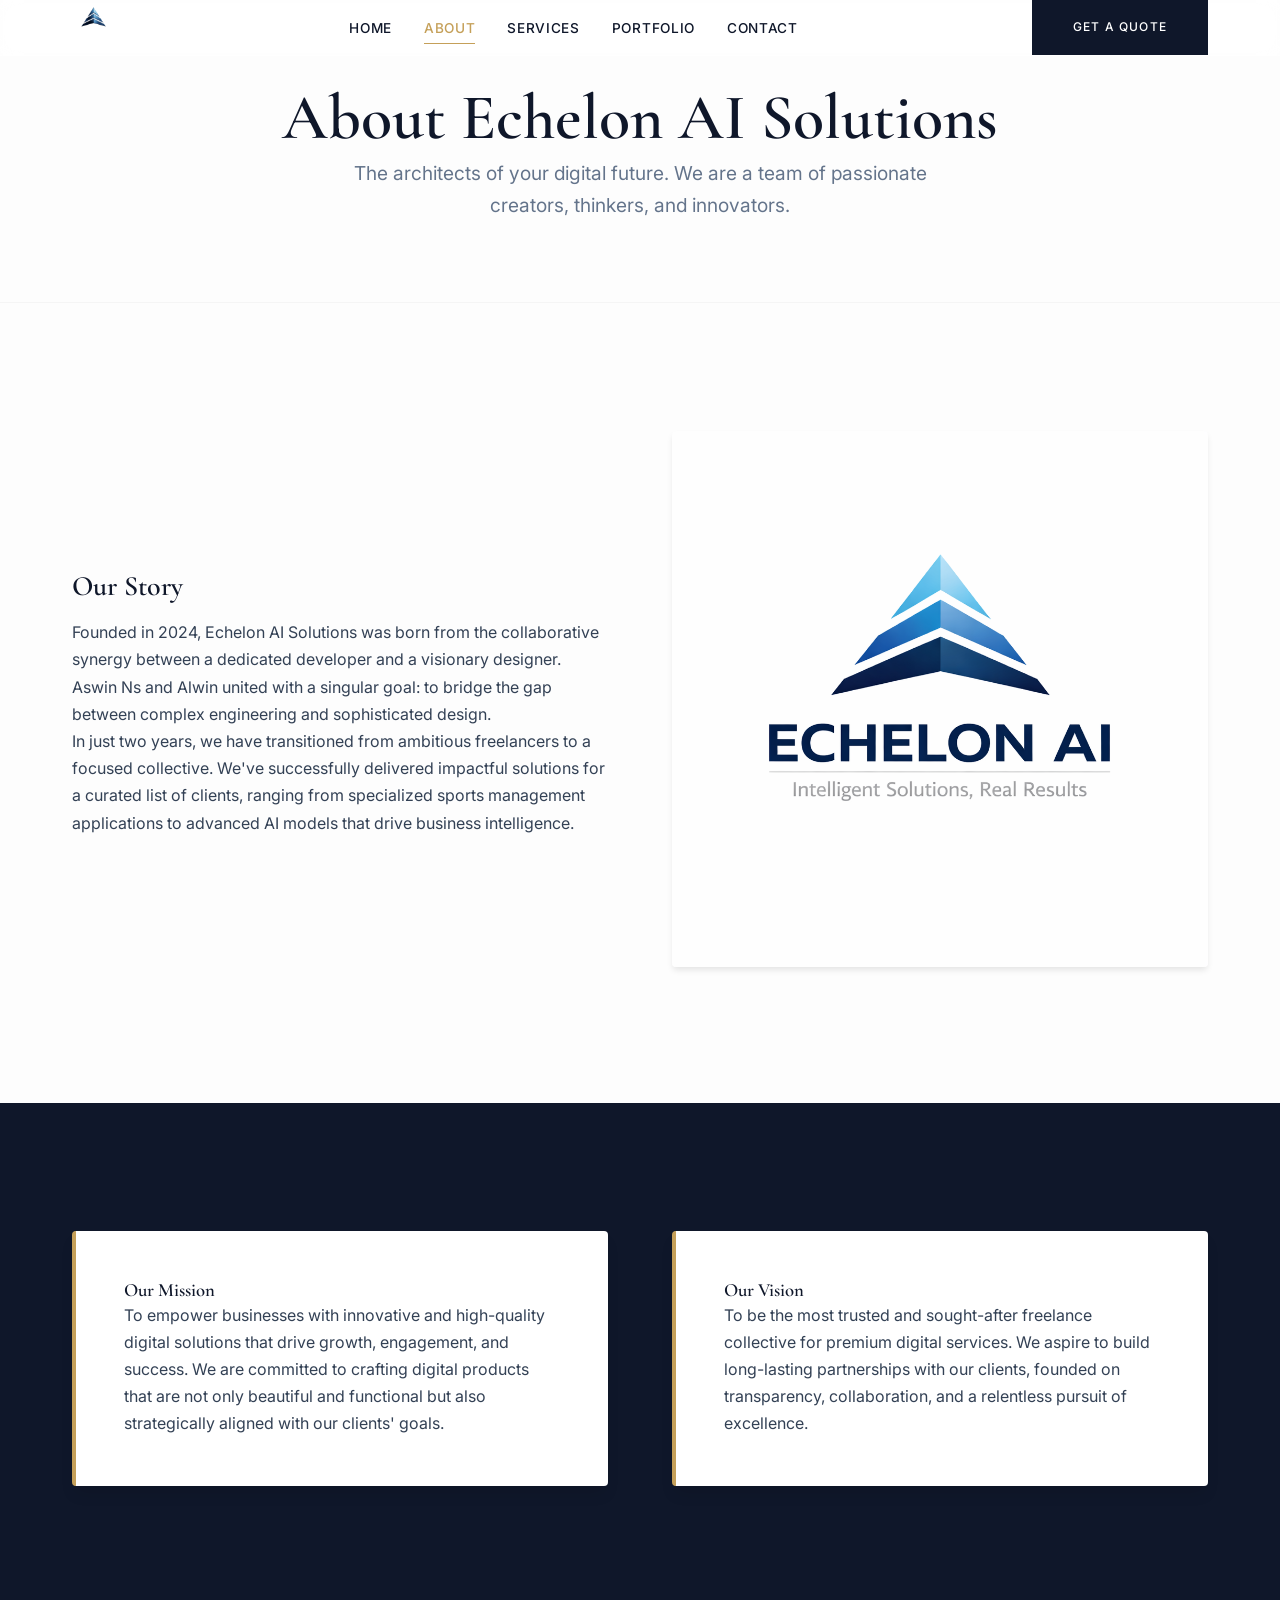
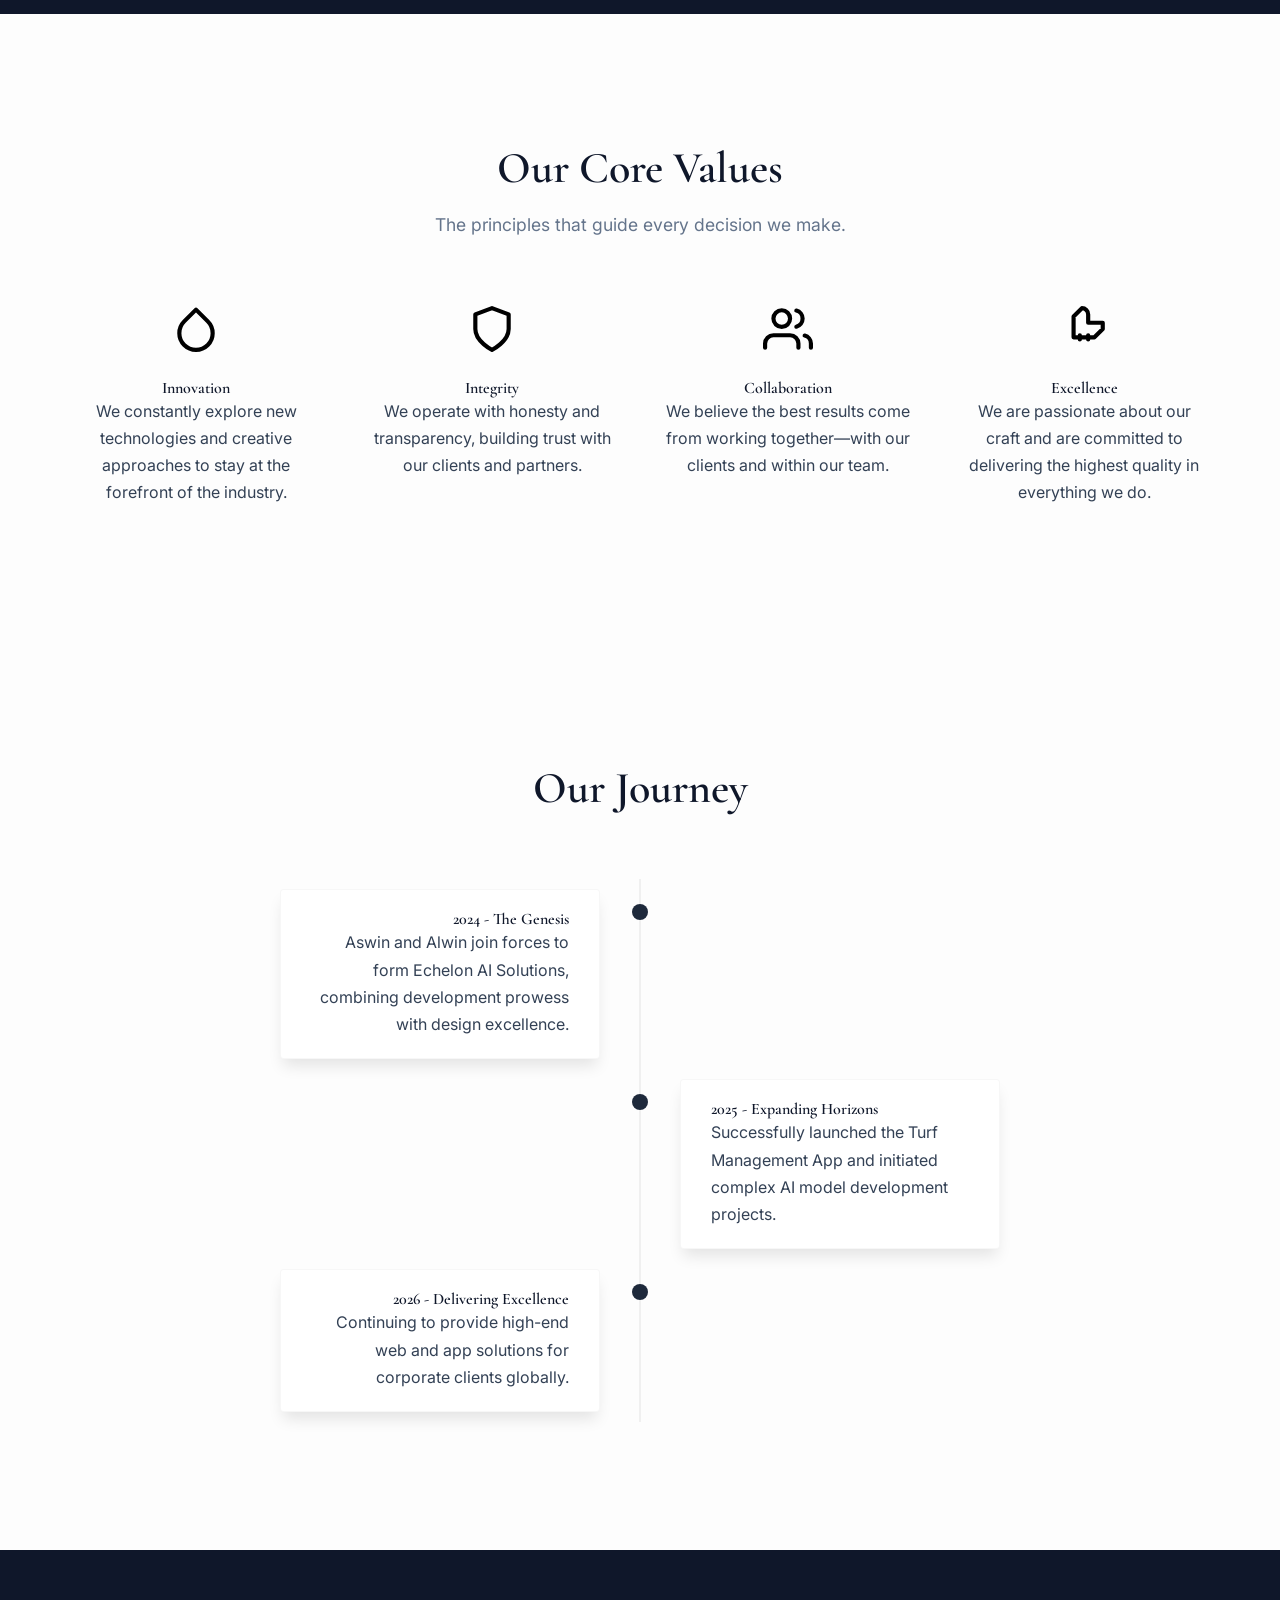
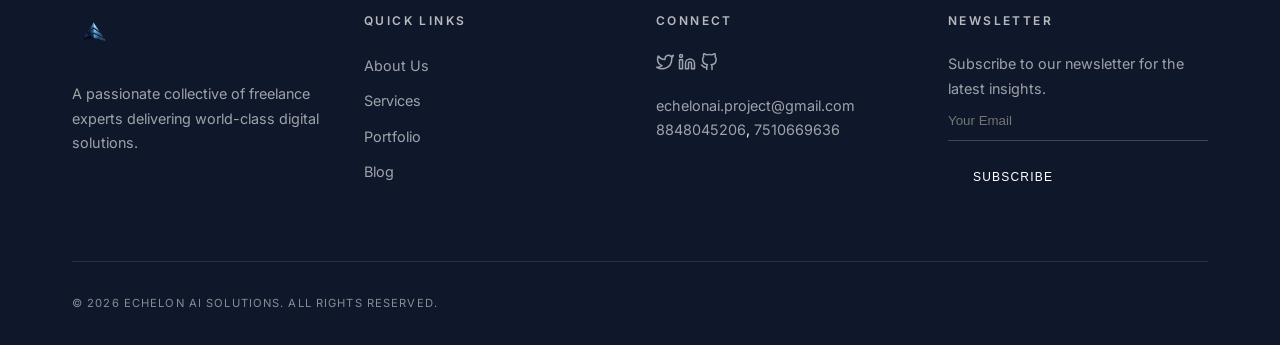
<file: freelance-portfolio/about.html>
<!DOCTYPE html>
<html lang="en">
<head>
    <meta charset="UTF-8">
    <meta name="viewport" content="width=device-width, initial-scale=1.0">
    <title>About Us - Echelon AI Solutions</title>
    <meta name="description" content="Learn about the story, mission, and values of Echelon AI Solutions.">
    <link rel="stylesheet" href="css/style.css">
    <link rel="stylesheet" href="css/animations.css">
    <link href="https://fonts.googleapis.com/css2?family=Inter:wght@300;400;500;600&family=Cormorant+Garamond:wght@600;700&display=swap" rel="stylesheet">
</head>
<body>

    <header class="navbar sticky">
        <div class="container">
            <a href="index.html" class="logo"><img src="assets/img.png" alt="Echelon AI Solutions" style="height: 40px; width: auto;"></a>
            <nav class="nav-menu">
                <ul>
                    <li><a href="index.html">Home</a></li>
                    <li><a href="about.html" class="active">About</a></li>
                    <li><a href="services.html">Services</a></li>
                    <li><a href="portfolio.html">Portfolio</a></li>
                    <li><a href="contact.html">Contact</a></li>
                </ul>
            </nav>
            <a href="contact.html" class="btn btn-primary">Get a Quote</a>
            <div class="hamburger" aria-label="Menu" role="button" aria-expanded="false">
                <span></span>
                <span></span>
                <span></span>
            </div>
        </div>
    </header>

    <main>
        <section class="page-header section-padding">
            <div class="container">
                <h1 class="page-title">About Echelon AI Solutions</h1>
                <p class="page-subtitle">The architects of your digital future. We are a team of passionate creators, thinkers, and innovators.</p>
            </div>
        </section>

        <section class="company-story section-padding">
            <div class="container">
                <div class="grid-2-col">
                    <div class="story-content">
                        <h2 class="section-title-small">Our Story</h2>
                        <p>Founded in 2024, Echelon AI Solutions was born from the collaborative synergy between a dedicated developer and a visionary designer. Aswin Ns and Alwin united with a singular goal: to bridge the gap between complex engineering and sophisticated design.</p>
                        <p>In just two years, we have transitioned from ambitious freelancers to a focused collective. We've successfully delivered impactful solutions for a curated list of clients, ranging from specialized sports management applications to advanced AI models that drive business intelligence.</p>
                    </div>
                    <div class="story-image">
                        <img src="assets/icons/echelon-logo.png" alt="Echelon AI Solutions Logo" loading="lazy">
                    </div>
                </div>
            </div>
        </section>

        <section class="mission-vision section-padding bg-dark">
            <div class="container">
                <div class="grid-2-col">
                    <div class="mission-card">
                        <h3>Our Mission</h3>
                        <p>To empower businesses with innovative and high-quality digital solutions that drive growth, engagement, and success. We are committed to crafting digital products that are not only beautiful and functional but also strategically aligned with our clients' goals.</p>
                    </div>
                    <div class="vision-card">
                        <h3>Our Vision</h3>
                        <p>To be the most trusted and sought-after freelance collective for premium digital services. We aspire to build long-lasting partnerships with our clients, founded on transparency, collaboration, and a relentless pursuit of excellence.</p>
                    </div>
                </div>
            </div>
        </section>

        <section class="core-values section-padding">
            <div class="container">
                <div class="section-title text-center">
                    <h2>Our Core Values</h2>
                    <p>The principles that guide every decision we make.</p>
                </div>
                <div class="values-grid">
                    <div class="value-item">
                        <img src="assets/icons/innovation.svg" alt="Innovation Icon" loading="lazy">
                        <h4>Innovation</h4>
                        <p>We constantly explore new technologies and creative approaches to stay at the forefront of the industry.</p>
                    </div>
                    <div class="value-item">
                        <img src="assets/icons/integrity.svg" alt="Integrity Icon" loading="lazy">
                        <h4>Integrity</h4>
                        <p>We operate with honesty and transparency, building trust with our clients and partners.</p>
                    </div>
                    <div class="value-item">
                        <img src="assets/icons/collaboration.svg" alt="Collaboration Icon" loading="lazy">
                        <h4>Collaboration</h4>
                        <p>We believe the best results come from working together—with our clients and within our team.</p>
                    </div>
                     <div class="value-item">
                        <img src="assets/icons/excellence.svg" alt="Excellence Icon" loading="lazy">
                        <h4>Excellence</h4>
                        <p>We are passionate about our craft and are committed to delivering the highest quality in everything we do.</p>
                    </div>
                </div>
            </div>
        </section>

        <section class="company-journey section-padding reveal">
            <div class="container">
                <div class="section-title text-center">
                    <h2>Our Journey</h2>
                </div>
                <div class="timeline">
                    <div class="timeline-item">
                        <div class="timeline-content">
                            <h4>2024 - The Genesis</h4>
                            <p>Aswin and Alwin join forces to form Echelon AI Solutions, combining development prowess with design excellence.</p>
                        </div>
                    </div>
                     <div class="timeline-item">
                        <div class="timeline-content">
                            <h4>2025 - Expanding Horizons</h4>
                            <p>Successfully launched the Turf Management App and initiated complex AI model development projects.</p>
                        </div>
                    </div>
                     <div class="timeline-item">
                        <div class="timeline-content">
                            <h4>2026 - Delivering Excellence</h4>
                            <p>Continuing to provide high-end web and app solutions for corporate clients globally.</p>
                        </div>
                    </div>
                </div>
            </div>
        </section>
        
    </main>

    <footer class="footer">
        <div class="container">
            <div class="footer-grid">
                <div class="footer-col">
                    <img src="assets/img.png" alt="Echelon AI Solutions" style="height: 40px; width: auto; margin-bottom: 20px;">
                    <p>A passionate collective of freelance experts delivering world-class digital solutions.</p>
                </div>
                <div class="footer-col">
                    <h4>Quick Links</h4>
                    <ul>
                        <li><a href="about.html">About Us</a></li>
                        <li><a href="services.html">Services</a></li>
                        <li><a href="portfolio.html">Portfolio</a></li>
                        <li><a href="blog.html">Blog</a></li>
                    </ul>
                </div>
                <div class="footer-col">
                    <h4>Connect</h4>
                    <div class="social-icons">
                        <a href="#" aria-label="Twitter"><img src="assets/icons/twitter.svg" alt="Twitter" loading="lazy"></a>
                        <a href="#" aria-label="LinkedIn"><img src="assets/icons/linkedin.svg" alt="LinkedIn" loading="lazy"></a>
                        <a href="#" aria-label="GitHub"><img src="assets/icons/github.svg" alt="GitHub" loading="lazy"></a>
                    </div>
                    <div class="contact-details" style="margin-top: 15px; font-size: 0.9rem; line-height: 1.6;">
                        <a href="mailto:echelonai.project@gmail.com">echelonai.project@gmail.com</a><br>
                        <a href="tel:8848045206">8848045206</a>, <a href="tel:7510669636">7510669636</a>
                    </div>
                </div>
                <div class="footer-col">
                    <h4>Newsletter</h4>
                    <p>Subscribe to our newsletter for the latest insights.</p>
                    <form class="newsletter-form">
                        <input type="email" placeholder="Your Email" aria-label="Email address for newsletter">
                        <button type="submit" class="btn btn-primary">Subscribe</button>
                    </form>
                </div>
            </div>
            <div class="copyright">
                <p>&copy; 2026 Echelon AI Solutions. All Rights Reserved.</p>
            </div>
        </div>
    </footer>

    <script src="js/main.js"></script>
</body>
</html>
</file>
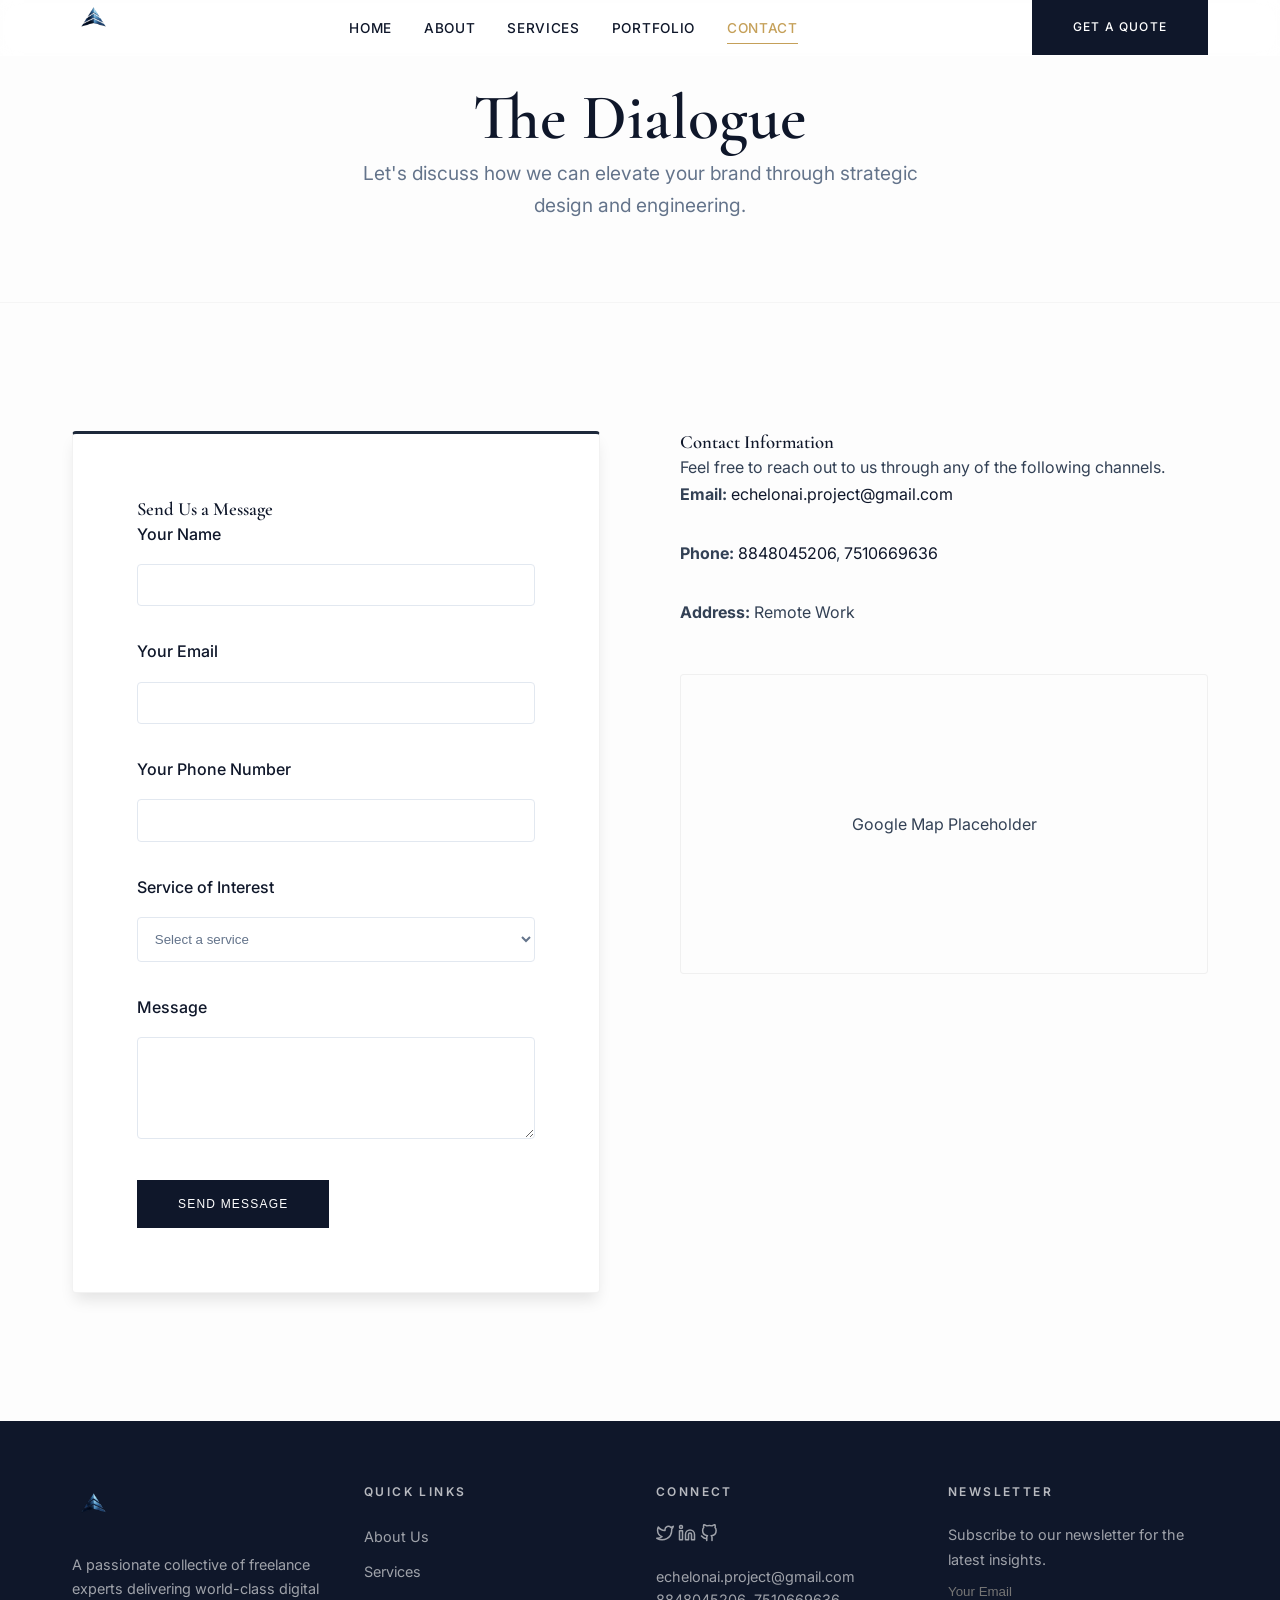
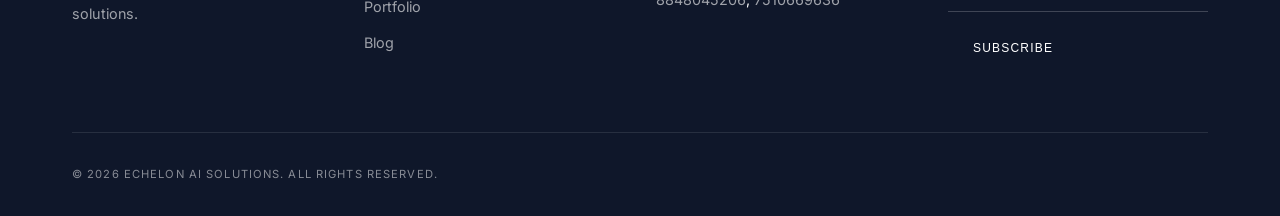
<file: freelance-portfolio/contact.html>
<!DOCTYPE html>
<html lang="en">
<head>
    <meta charset="UTF-8">
    <meta name="viewport" content="width=device-width, initial-scale=1.0">
    <title>Contact Us - Echelon AI Solutions</title>
    <meta name="description" content="Get in touch with Echelon AI Solutions for a free quote or consultation.">
    <link rel="stylesheet" href="css/style.css">
    <link rel="stylesheet" href="css/animations.css">
    <link href="https://fonts.googleapis.com/css2?family=Poppins:wght@300;400;500;600;700&family=Playfair+Display:wght@700&display=swap" rel="stylesheet">
</head>
<body>

    <header class="navbar sticky">
        <div class="container">
            <a href="index.html" class="logo"><img src="assets/img.png" alt="Echelon AI Solutions" style="height: 40px; width: auto;"></a>
            <nav class="nav-menu">
                <ul>
                    <li><a href="index.html">Home</a></li>
                    <li><a href="about.html">About</a></li>
                    <li><a href="services.html">Services</a></li>
                    <li><a href="portfolio.html">Portfolio</a></li>
                    <li><a href="contact.html" class="active">Contact</a></li>
                </ul>
            </nav>
            <a href="contact.html" class="btn btn-primary">Get a Quote</a>
            <div class="hamburger" aria-label="Menu" role="button" aria-expanded="false">
                <span></span>
                <span></span>
                <span></span>
            </div>
        </div>
    </header>

    <main>
        <section class="page-header section-padding reveal">
            <div class="container">
                <h1 class="page-title">The Dialogue</h1>
                <p class="page-subtitle">Let's discuss how we can elevate your brand through strategic design and engineering.</p>
            </div>
        </section>

        <section class="contact-page section-padding">
            <div class="container">
                <div class="contact-layout">
                    <div class="contact-form-container">
                        <h3>Send Us a Message</h3>
                        <form id="contact-form" class="contact-form">
                            <div class="form-group">
                                <label for="name">Your Name</label>
                                <input type="text" id="name" name="name" required>
                            </div>
                            <div class="form-group">
                                <label for="email">Your Email</label>
                                <input type="email" id="email" name="email" required>
                            </div>
                            <div class="form-group">
                                <label for="phone">Your Phone Number</label>
                                <input type="tel" id="phone" name="phone">
                            </div>
                             <div class="form-group">
                                <label for="service">Service of Interest</label>
                                <select id="service" name="service">
                                    <option value="">Select a service</option>
                                    <option value="web-development">Web Development</option>
                                    <option value="ui-ux-design">UI/UX Design</option>
                                    <option value="branding">Branding</option>
                                    <option value="mobile-apps">Mobile Apps</option>
                                    <option value="research">Conference & Journals</option>
                                    <option value="coaching">Online Coaching</option>
                                </select>
                            </div>
                            <div class="form-group">
                                <label for="message">Message</label>
                                <textarea id="message" name="message" rows="5" required></textarea>
                            </div>
                            <button type="submit" class="btn btn-primary">Send Message</button>
                        </form>
                    </div>
                    <div class="contact-info">
                        <h3>Contact Information</h3>
                        <p>Feel free to reach out to us through any of the following channels.</p>
                        <ul>
                            <li><strong>Email:</strong> <a href="mailto:echelonai.project@gmail.com">echelonai.project@gmail.com</a></li>
                            <li><strong>Phone:</strong> <a href="tel:8848045206">8848045206</a>, <a href="tel:7510669636">7510669636</a></li>
                            <li><strong>Address:</strong> Remote Work</li>
                        </ul>
                        <div class="map-placeholder">
                           <p>Google Map Placeholder</p>
                        </div>
                    </div>
                </div>
            </div>
        </section>

    </main>

    <footer class="footer">
        <div class="container">
            <div class="footer-grid">
                <div class="footer-col">
                    <img src="assets/img.png" alt="Echelon AI Solutions" style="height: 40px; width: auto; margin-bottom: 20px;">
                    <p>A passionate collective of freelance experts delivering world-class digital solutions.</p>
                </div>
                <div class="footer-col">
                    <h4>Quick Links</h4>
                    <ul>
                        <li><a href="about.html">About Us</a></li>
                        <li><a href="services.html">Services</a></li>
                        <li><a href="portfolio.html">Portfolio</a></li>
                        <li><a href="blog.html">Blog</a></li>
                    </ul>
                </div>
                <div class="footer-col">
                    <h4>Connect</h4>
                    <div class="social-icons">
                        <a href="#" aria-label="Twitter"><img src="assets/icons/twitter.svg" alt="Twitter" loading="lazy"></a>
                        <a href="#" aria-label="LinkedIn"><img src="assets/icons/linkedin.svg" alt="LinkedIn" loading="lazy"></a>
                        <a href="#" aria-label="GitHub"><img src="assets/icons/github.svg" alt="GitHub" loading="lazy"></a>
                    </div>
                    <div class="contact-details" style="margin-top: 15px; font-size: 0.9rem; line-height: 1.6;">
                        <a href="mailto:echelonai.project@gmail.com">echelonai.project@gmail.com</a><br>
                        <a href="tel:8848045206">8848045206</a>, <a href="tel:7510669636">7510669636</a>
                    </div>
                </div>
                <div class="footer-col">
                    <h4>Newsletter</h4>
                    <p>Subscribe to our newsletter for the latest insights.</p>
                    <form class="newsletter-form">
                        <input type="email" placeholder="Your Email" aria-label="Email address for newsletter">
                        <button type="submit" class="btn btn-primary">Subscribe</button>
                    </form>
                </div>
            </div>
            <div class="copyright">
                <p>&copy; 2026 Echelon AI Solutions. All Rights Reserved.</p>
            </div>
        </div>
    </footer>

    <script src="js/main.js"></script>
</body>
</html>
</file>
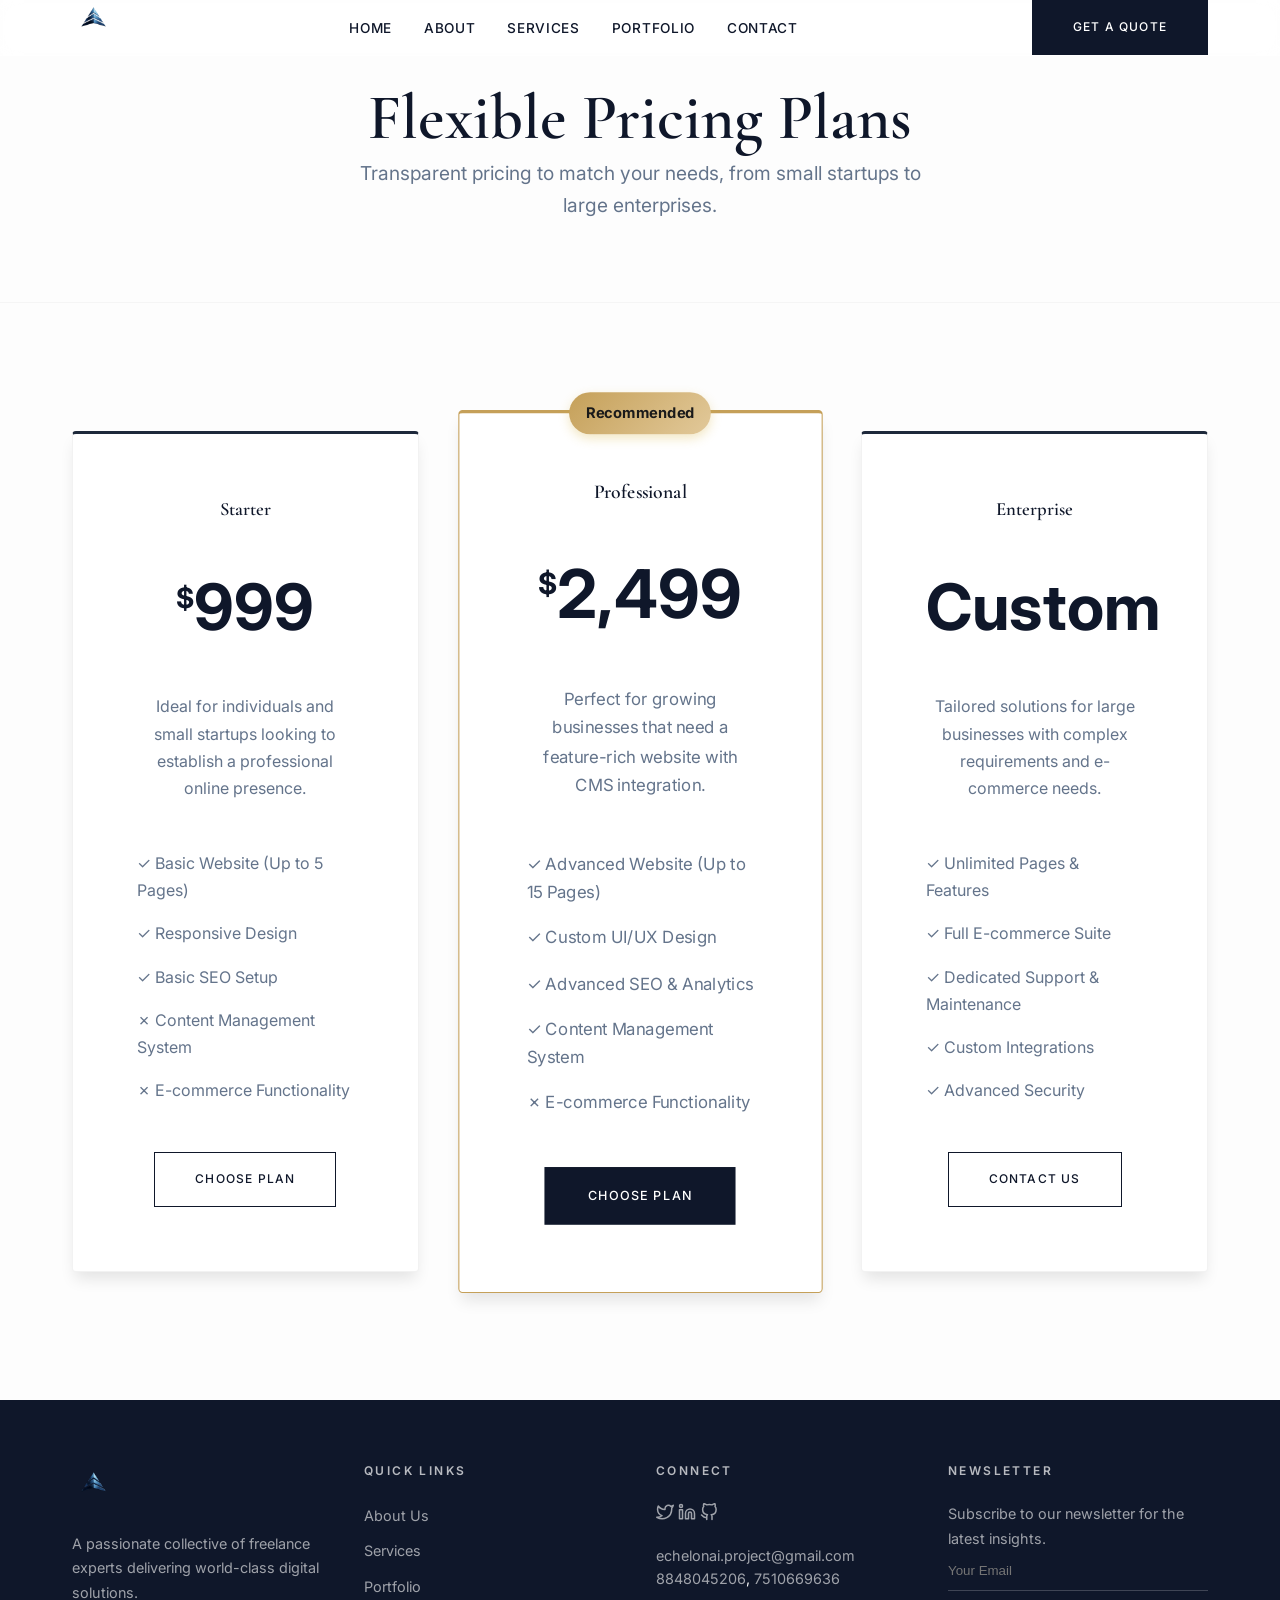
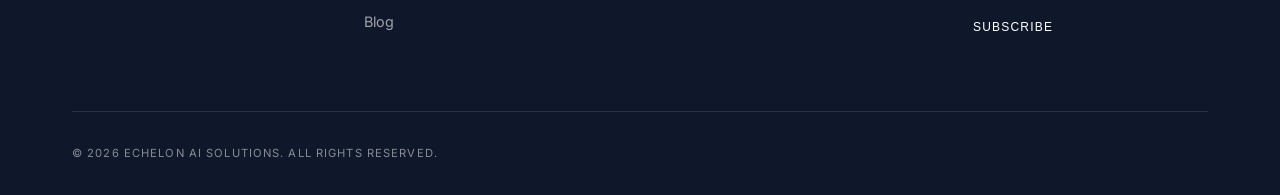
<file: freelance-portfolio/pricing.html>
<!DOCTYPE html>
<html lang="en">
<head>
    <meta charset="UTF-8">
    <meta name="viewport" content="width=device-width, initial-scale=1.0">
    <title>Pricing Plans - Echelon AI Solutions</title>
    <meta name="description" content="Find the perfect pricing plan for your project. Echelon AI Solutions offers flexible and transparent pricing.">
    <link rel="stylesheet" href="css/style.css">
    <link rel="stylesheet" href="css/animations.css">
    <link href="https://fonts.googleapis.com/css2?family=Poppins:wght@300;400;500;600;700&family=Playfair+Display:wght@700&display=swap" rel="stylesheet">
</head>
<body>

    <header class="navbar sticky">
        <div class="container">
            <a href="index.html" class="logo"><img src="assets/img.png" alt="Echelon AI Solutions" style="height: 40px; width: auto;"></a>
            <nav class="nav-menu">
                <ul>
                    <li><a href="index.html">Home</a></li>
                    <li><a href="about.html">About</a></li>
                    <li><a href="services.html">Services</a></li>
                    <li><a href="portfolio.html">Portfolio</a></li>
                    <li><a href="contact.html">Contact</a></li>
                </ul>
            </nav>
            <a href="contact.html" class="btn btn-primary">Get a Quote</a>
            <div class="hamburger">
                <span></span>
                <span></span>
                <span></span>
            </div>
        </div>
    </header>

    <main>
        <section class="page-header section-padding">
            <div class="container">
                <h1 class="page-title">Flexible Pricing Plans</h1>
                <p class="page-subtitle">Transparent pricing to match your needs, from small startups to large enterprises.</p>
            </div>
        </section>

        <section class="pricing-page section-padding">
            <div class="container">
                <div class="pricing-grid">
                    <div class="pricing-card">
                        <h3>Starter</h3>
                        <p class="price"><span>$</span>999</p>
                        <p class="description">Ideal for individuals and small startups looking to establish a professional online presence.</p>
                        <ul class="features">
                            <li>✓ Basic Website (Up to 5 Pages)</li>
                            <li>✓ Responsive Design</li>
                            <li>✓ Basic SEO Setup</li>
                            <li>✗ Content Management System</li>
                            <li>✗ E-commerce Functionality</li>
                        </ul>
                        <a href="contact.html" class="btn btn-secondary">Choose Plan</a>
                    </div>
                    <div class="pricing-card recommended">
                        <div class="recommended-badge">Recommended</div>
                        <h3>Professional</h3>
                        <p class="price"><span>$</span>2,499</p>
                        <p class="description">Perfect for growing businesses that need a feature-rich website with CMS integration.</p>
                        <ul class="features">
                            <li>✓ Advanced Website (Up to 15 Pages)</li>
                            <li>✓ Custom UI/UX Design</li>
                            <li>✓ Advanced SEO & Analytics</li>
                            <li>✓ Content Management System</li>
                            <li>✗ E-commerce Functionality</li>
                        </ul>
                        <a href="contact.html" class="btn btn-primary">Choose Plan</a>
                    </div>
                    <div class="pricing-card">
                        <h3>Enterprise</h3>
                        <p class="price">Custom</p>
                        <p class="description">Tailored solutions for large businesses with complex requirements and e-commerce needs.</p>
                        <ul class="features">
                            <li>✓ Unlimited Pages & Features</li>
                            <li>✓ Full E-commerce Suite</li>
                            <li>✓ Dedicated Support & Maintenance</li>
                            <li>✓ Custom Integrations</li>
                            <li>✓ Advanced Security</li>
                        </ul>
                        <a href="contact.html" class="btn btn-secondary">Contact Us</a>
                    </div>
                </div>
            </div>
        </section>

    </main>

    <footer class="footer">
        <div class="container">
             <div class="footer-grid">
                 <div class="footer-col">
                    <img src="assets/img.png" alt="Echelon AI Solutions" style="height: 40px; width: auto; margin-bottom: 20px;">
                    <p>A passionate collective of freelance experts delivering world-class digital solutions.</p>
                </div>
                <div class="footer-col">
                    <h4>Quick Links</h4>
                    <ul>
                        <li><a href="about.html">About Us</a></li>
                        <li><a href="services.html">Services</a></li>
                        <li><a href="portfolio.html">Portfolio</a></li>
                        <li><a href="blog.html">Blog</a></li>
                    </ul>
                </div>
                <div class="footer-col">
                    <h4>Connect</h4>
                    <div class="social-icons">
                        <a href="#"><img src="assets/icons/twitter.svg" alt="Twitter"></a>
                        <a href="#"><img src="assets/icons/linkedin.svg" alt="LinkedIn"></a>
                        <a href="#"><img src="assets/icons/github.svg" alt="GitHub"></a>
                    </div>
                    <div class="contact-details" style="margin-top: 15px; font-size: 0.9rem; line-height: 1.6;">
                        <a href="mailto:echelonai.project@gmail.com">echelonai.project@gmail.com</a><br>
                        <a href="tel:8848045206">8848045206</a>, <a href="tel:7510669636">7510669636</a>
                    </div>
                </div>
                <div class="footer-col">
                    <h4>Newsletter</h4>
                    <p>Subscribe to our newsletter for the latest insights.</p>
                    <form class="newsletter-form">
                        <input type="email" placeholder="Your Email">
                        <button type="submit" class="btn btn-primary">Subscribe</button>
                    </form>
                </div>
            </div>
            <div class="copyright">
                <p>&copy; 2026 Echelon AI Solutions. All Rights Reserved.</p>
            </div>
        </div>
    </footer>

    <script src="js/main.js"></script>
</body>
</html>
</file>
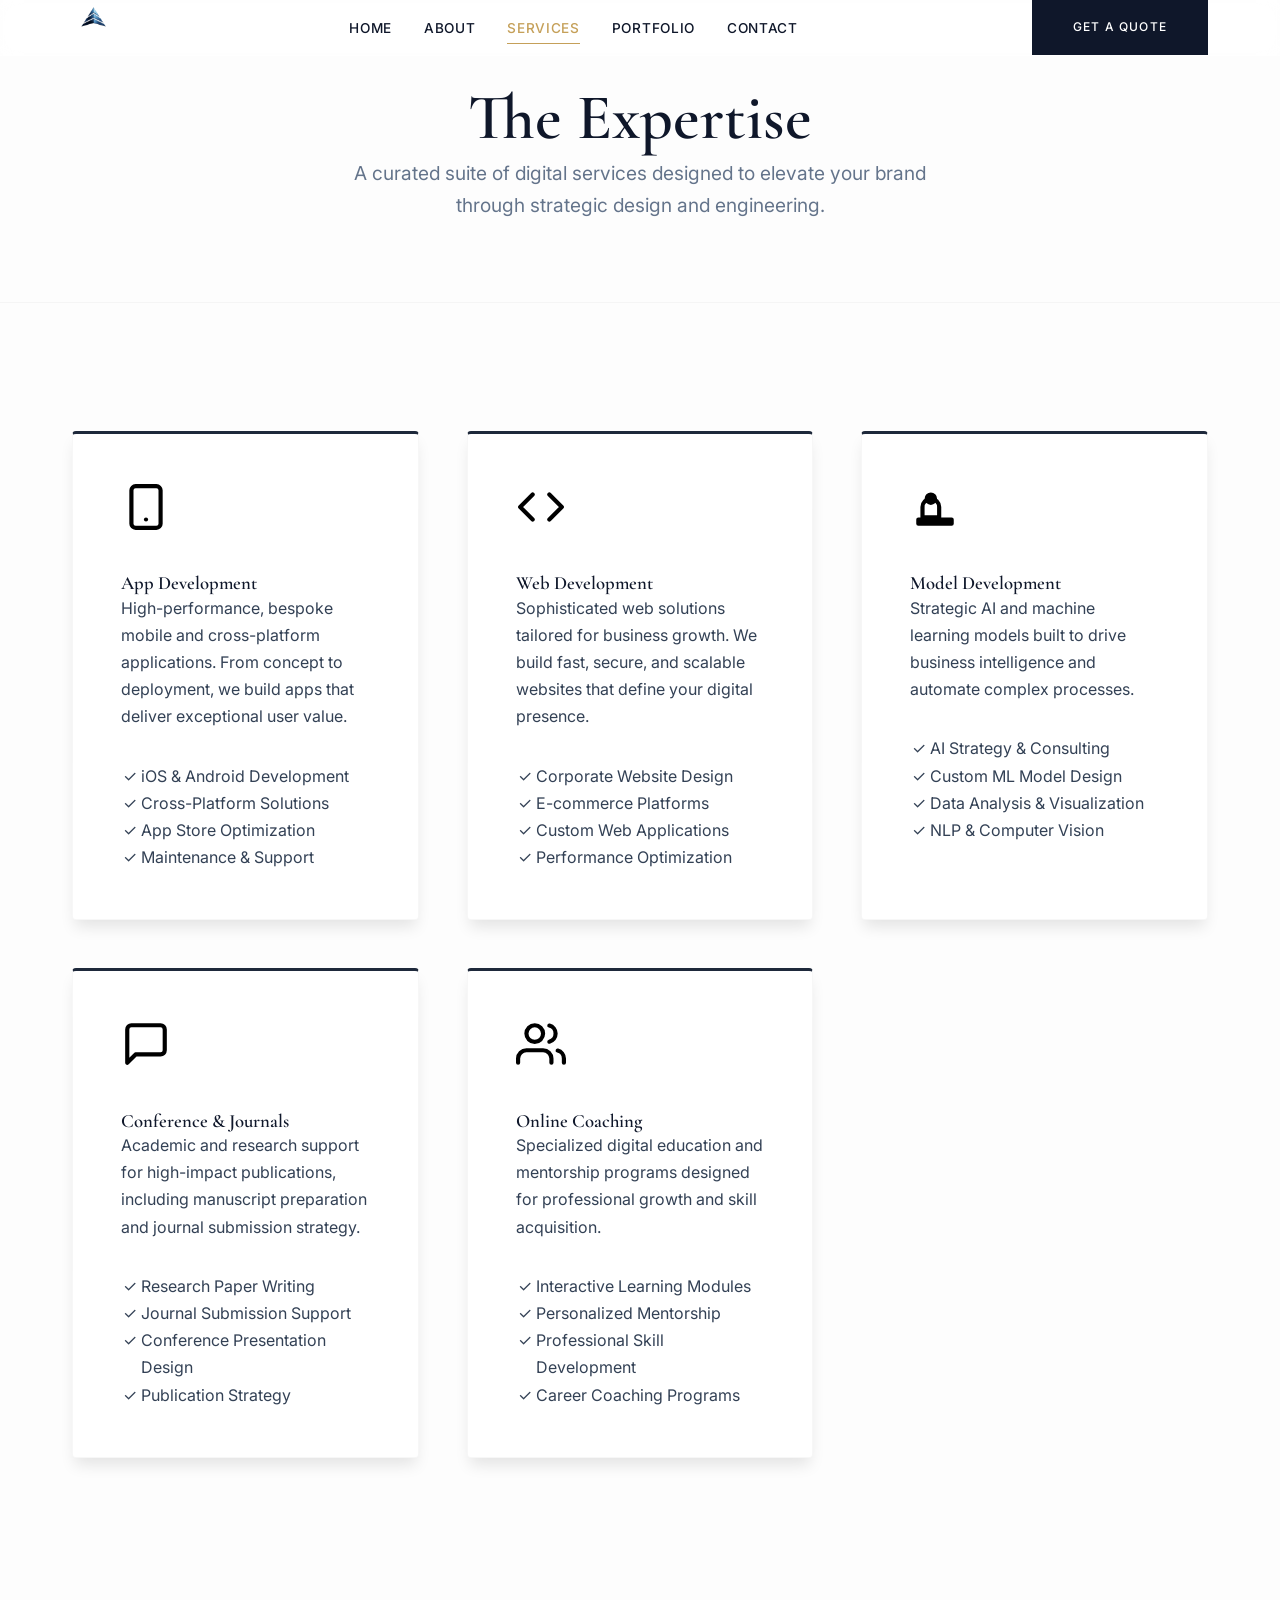
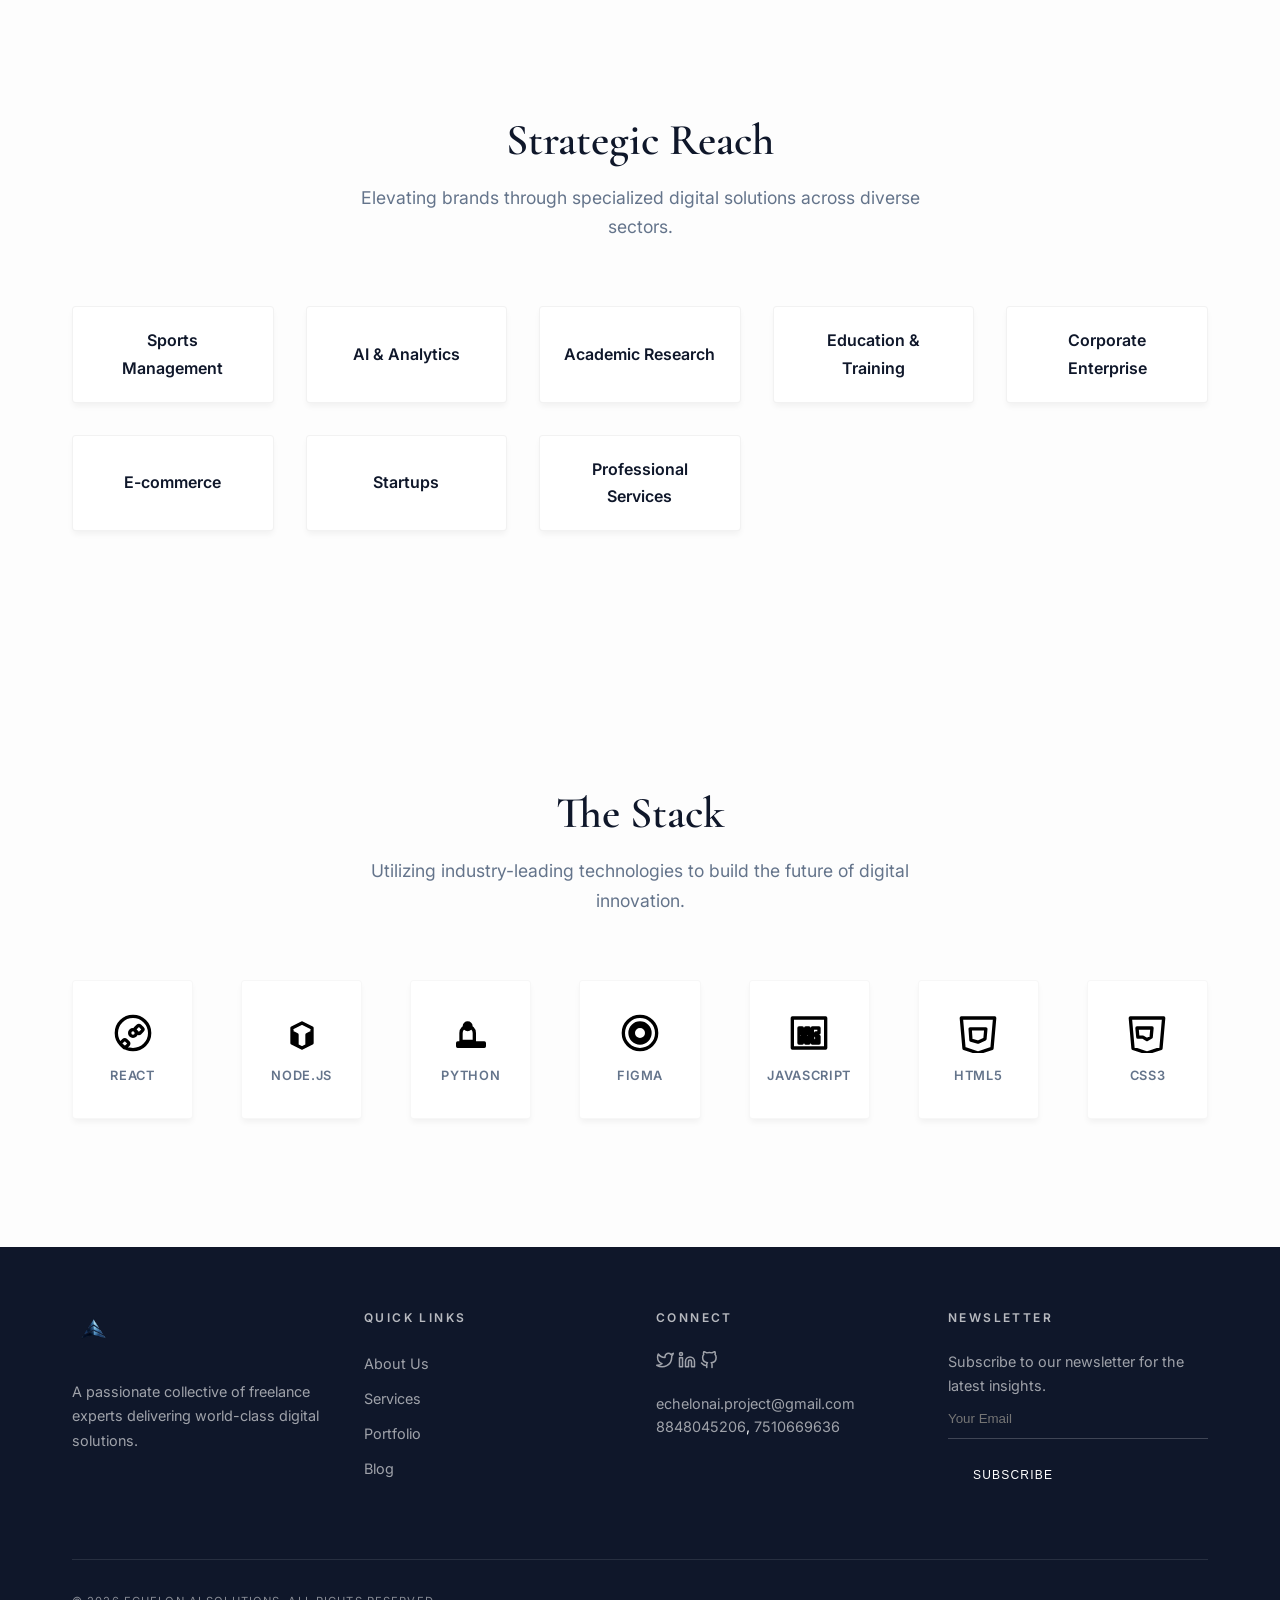
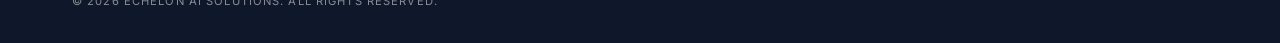
<file: freelance-portfolio/services.html>
<!DOCTYPE html>
<html lang="en">
<head>
    <meta charset="UTF-8">
    <meta name="viewport" content="width=device-width, initial-scale=1.0">
    <title>Our Services - Echelon AI Solutions</title>
    <meta name="description" content="Explore the wide range of premium services offered by Echelon AI Solutions, from web development to digital marketing.">
    <link rel="stylesheet" href="css/style.css">
    <link rel="stylesheet" href="css/animations.css">
    <link href="https://fonts.googleapis.com/css2?family=Poppins:wght@300;400;500;600;700&family=Playfair+Display:wght@700&display=swap" rel="stylesheet">
</head>
<body>

    <header class="navbar sticky">
        <div class="container">
            <a href="index.html" class="logo"><img src="assets/img.png" alt="Echelon AI Solutions" style="height: 40px; width: auto;"></a>
            <nav class="nav-menu">
                <ul>
                    <li><a href="index.html">Home</a></li>
                    <li><a href="about.html">About</a></li>
                    <li><a href="services.html" class="active">Services</a></li>
                    <li><a href="portfolio.html">Portfolio</a></li>
                    <li><a href="contact.html">Contact</a></li>
                </ul>
            </nav>
            <a href="contact.html" class="btn btn-primary">Get a Quote</a>
            <div class="hamburger">
                <span></span>
                <span></span>
                <span></span>
            </div>
        </div>
    </header>

    <main>
        <section class="page-header section-padding reveal">
            <div class="container">
                <h1 class="page-title">The Expertise</h1>
                <p class="page-subtitle">A curated suite of digital services designed to elevate your brand through strategic design and engineering.</p>
            </div>
        </section>

        <section class="detailed-services section-padding reveal">
            <div class="container">
                <div class="services-grid-detailed">
                    <div class="service-detail-card">
                        <img src="assets/icons/mobile-app.svg" alt="App Development" class="service-icon-large">
                        <h3>App Development</h3>
                        <p>High-performance, bespoke mobile and cross-platform applications. From concept to deployment, we build apps that deliver exceptional user value.</p>
                        <ul>
                            <li>iOS & Android Development</li>
                            <li>Cross-Platform Solutions</li>
                            <li>App Store Optimization</li>
                            <li>Maintenance & Support</li>
                        </ul>
                    </div>
                    <div class="service-detail-card">
                        <img src="assets/icons/web-dev.svg" alt="Web Development" class="service-icon-large">
                        <h3>Web Development</h3>
                        <p>Sophisticated web solutions tailored for business growth. We build fast, secure, and scalable websites that define your digital presence.</p>
                        <ul>
                            <li>Corporate Website Design</li>
                            <li>E-commerce Platforms</li>
                            <li>Custom Web Applications</li>
                            <li>Performance Optimization</li>
                        </ul>
                    </div>
                    <div class="service-detail-card">
                        <img src="assets/icons/python.svg" alt="Model Development" class="service-icon-large">
                        <h3>Model Development</h3>
                        <p>Strategic AI and machine learning models built to drive business intelligence and automate complex processes.</p>
                        <ul>
                            <li>AI Strategy & Consulting</li>
                            <li>Custom ML Model Design</li>
                            <li>Data Analysis & Visualization</li>
                            <li>NLP & Computer Vision</li>
                        </ul>
                    </div>
                    <div class="service-detail-card">
                        <img src="assets/icons/communication.svg" alt="Conference and Journals" class="service-icon-large">
                        <h3>Conference & Journals</h3>
                        <p>Academic and research support for high-impact publications, including manuscript preparation and journal submission strategy.</p>
                        <ul>
                            <li>Research Paper Writing</li>
                            <li>Journal Submission Support</li>
                            <li>Conference Presentation Design</li>
                            <li>Publication Strategy</li>
                        </ul>
                    </div>
                    <div class="service-detail-card">
                        <img src="assets/icons/collaboration.svg" alt="Online Coaching" class="service-icon-large">
                        <h3>Online Coaching</h3>
                        <p>Specialized digital education and mentorship programs designed for professional growth and skill acquisition.</p>
                        <ul>
                            <li>Interactive Learning Modules</li>
                            <li>Personalized Mentorship</li>
                            <li>Professional Skill Development</li>
                            <li>Career Coaching Programs</li>
                        </ul>
                    </div>
                </div>
            </div>
        </section>

        <section class="industries-served section-padding reveal">
            <div class="container text-center">
                <div class="section-title">
                    <h2>Strategic Reach</h2>
                    <p>Elevating brands through specialized digital solutions across diverse sectors.</p>
                </div>
                <div class="industry-tags">
                    <span>Sports Management</span>
                    <span>AI & Analytics</span>
                    <span>Academic Research</span>
                    <span>Education & Training</span>
                    <span>Corporate Enterprise</span>
                    <span>E-commerce</span>
                    <span>Startups</span>
                    <span>Professional Services</span>
                </div>
            </div>
        </section>

        <section class="tools-tech section-padding reveal">
            <div class="container text-center">
                <div class="section-title">
                    <h2>The Stack</h2>
                    <p>Utilizing industry-leading technologies to build the future of digital innovation.</p>
                </div>
                <div class="tech-logos">
                    <div class="tech-card">
                        <img src="assets/icons/react.svg" alt="React">
                        <span>React</span>
                    </div>
                    <div class="tech-card">
                        <img src="assets/icons/nodejs.svg" alt="Node.js">
                        <span>Node.js</span>
                    </div>
                    <div class="tech-card">
                        <img src="assets/icons/python.svg" alt="Python">
                        <span>Python</span>
                    </div>
                    <div class="tech-card">
                        <img src="assets/icons/figma.svg" alt="Figma">
                        <span>Figma</span>
                    </div>
                    <div class="tech-card">
                        <img src="assets/icons/javascript.svg" alt="JavaScript">
                        <span>JavaScript</span>
                    </div>
                    <div class="tech-card">
                        <img src="assets/icons/html5.svg" alt="HTML5">
                        <span>HTML5</span>
                    </div>
                    <div class="tech-card">
                        <img src="assets/icons/css3.svg" alt="CSS3">
                        <span>CSS3</span>
                    </div>
                </div>
            </div>
        </section>
    <footer class="footer">
        <div class="container">
            <div class="footer-grid">
                <div class="footer-col">
                    <img src="assets/img.png" alt="Echelon AI Solutions" style="height: 40px; width: auto; margin-bottom: 20px;">
                    <p>A passionate collective of freelance experts delivering world-class digital solutions.</p>
                </div>
                <div class="footer-col">
                    <h4>Quick Links</h4>
                    <ul>
                        <li><a href="about.html">About Us</a></li>
                        <li><a href="services.html">Services</a></li>
                        <li><a href="portfolio.html">Portfolio</a></li>
                        <li><a href="blog.html">Blog</a></li>
                    </ul>
                </div>
                <div class="footer-col">
                    <h4>Connect</h4>
                    <div class="social-icons">
                        <a href="#"><img src="assets/icons/twitter.svg" alt="Twitter"></a>
                        <a href="#"><img src="assets/icons/linkedin.svg" alt="LinkedIn"></a>
                        <a href="#"><img src="assets/icons/github.svg" alt="GitHub"></a>
                    </div>
                    <div class="contact-details" style="margin-top: 15px; font-size: 0.9rem; line-height: 1.6;">
                        <a href="mailto:echelonai.project@gmail.com">echelonai.project@gmail.com</a><br>
                        <a href="tel:8848045206">8848045206</a>, <a href="tel:7510669636">7510669636</a>
                    </div>
                </div>
                <div class="footer-col">
                    <h4>Newsletter</h4>
                    <p>Subscribe to our newsletter for the latest insights.</p>
                    <form class="newsletter-form">
                        <input type="email" placeholder="Your Email">
                        <button type="submit" class="btn btn-primary">Subscribe</button>
                    </form>
                </div>
            </div>
            <div class="copyright">
                <p>&copy; 2026 Echelon AI Solutions. All Rights Reserved.</p>
            </div>
        </div>
    </footer>

    <script src="js/main.js"></script>
</body>
</html>
</file>
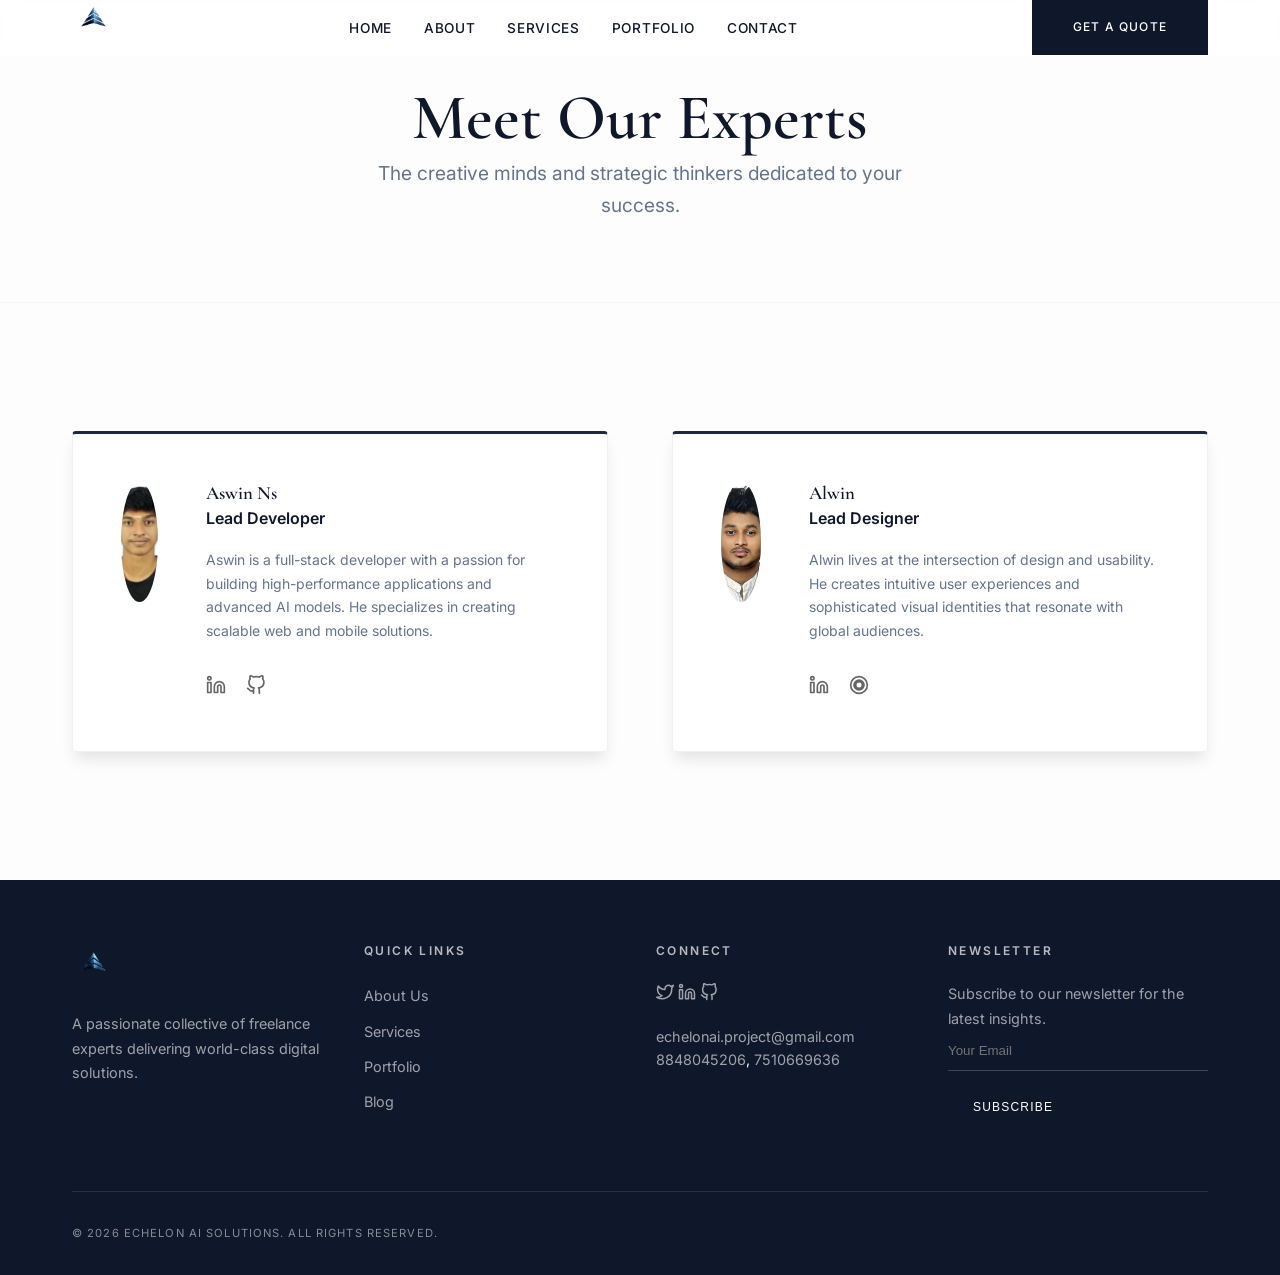
<file: freelance-portfolio/team.html>
<!DOCTYPE html>
<html lang="en">
<head>
    <meta charset="UTF-8">
    <meta name="viewport" content="width=device-width, initial-scale=1.0">
    <title>Our Team - Echelon AI Solutions</title>
    <meta name="description" content="Meet the talented team of designers, developers, and strategists at Echelon AI Solutions.">
    <link rel="stylesheet" href="css/style.css">
    <link rel="stylesheet" href="css/animations.css">
    <link href="https://fonts.googleapis.com/css2?family=Poppins:wght@300;400;500;600;700&family=Playfair+Display:wght@700&display=swap" rel="stylesheet">
</head>
<body>

    <header class="navbar sticky">
        <div class="container">
            <a href="index.html" class="logo"><img src="assets/img.png" alt="Echelon AI Solutions" style="height: 40px; width: auto;"></a>
            <nav class="nav-menu">
                <ul>
                    <li><a href="index.html">Home</a></li>
                    <li><a href="about.html">About</a></li>
                    <li><a href="services.html">Services</a></li>
                    <li><a href="portfolio.html">Portfolio</a></li>
                    <li><a href="contact.html">Contact</a></li>
                </ul>
            </nav>
            <a href="contact.html" class="btn btn-primary">Get a Quote</a>
            <div class="hamburger">
                <span></span>
                <span></span>
                <span></span>
            </div>
        </div>
    </header>

    <main>
        <section class="page-header section-padding">
            <div class="container">
                <h1 class="page-title">Meet Our Experts</h1>
                <p class="page-subtitle">The creative minds and strategic thinkers dedicated to your success.</p>
            </div>
        </section>

        <section class="team-page section-padding">
            <div class="container">
                <div class="team-full-grid">
                    <div class="team-card">
                        <div class="team-card-image">
                            <img src="assets/aswin.jpeg" alt="Aswin Ns">
                        </div>
                        <div class="team-card-content">
                            <h3>Aswin Ns</h3>
                            <p class="role">Lead Developer</p>
                            <p class="bio">Aswin is a full-stack developer with a passion for building high-performance applications and advanced AI models. He specializes in creating scalable web and mobile solutions.</p>
                            <div class="social-icons-team">
                                <a href="#"><img src="assets/icons/linkedin.svg" alt="LinkedIn"></a>
                                <a href="#"><img src="assets/icons/github.svg" alt="GitHub"></a>
                            </div>
                        </div>
                    </div>
                    <div class="team-card">
                        <div class="team-card-image">
                            <img src="assets/alwin.jpeg" alt="Alwin">
                        </div>
                        <div class="team-card-content">
                            <h3>Alwin</h3>
                            <p class="role">Lead Designer</p>
                            <p class="bio">Alwin lives at the intersection of design and usability. He creates intuitive user experiences and sophisticated visual identities that resonate with global audiences.</p>
                            <div class="social-icons-team">
                                <a href="#"><img src="assets/icons/linkedin.svg" alt="LinkedIn"></a>
                                <a href="#"><img src="assets/icons/figma.svg" alt="Figma"></a>
                            </div>
                        </div>
                    </div>
                </div>
            </div>
        </section>
        
    </main>

    <footer class="footer">
        <div class="container">
            <div class="footer-grid">
                <div class="footer-col">
                    <img src="assets/img.png" alt="Echelon AI Solutions" style="height: 40px; width: auto; margin-bottom: 20px;">
                    <p>A passionate collective of freelance experts delivering world-class digital solutions.</p>
                </div>
                <div class="footer-col">
                    <h4>Quick Links</h4>
                    <ul>
                        <li><a href="about.html">About Us</a></li>
                        <li><a href="services.html">Services</a></li>
                        <li><a href="portfolio.html">Portfolio</a></li>
                        <li><a href="blog.html">Blog</a></li>
                    </ul>
                </div>
                <div class="footer-col">
                    <h4>Connect</h4>
                    <div class="social-icons">
                        <a href="#"><img src="assets/icons/twitter.svg" alt="Twitter"></a>
                        <a href="#"><img src="assets/icons/linkedin.svg" alt="LinkedIn"></a>
                        <a href="#"><img src="assets/icons/github.svg" alt="GitHub"></a>
                    </div>
                    <div class="contact-details" style="margin-top: 15px; font-size: 0.9rem; line-height: 1.6;">
                        <a href="mailto:echelonai.project@gmail.com">echelonai.project@gmail.com</a><br>
                        <a href="tel:8848045206">8848045206</a>, <a href="tel:7510669636">7510669636</a>
                    </div>
                </div>
                <div class="footer-col">
                    <h4>Newsletter</h4>
                    <p>Subscribe to our newsletter for the latest insights.</p>
                    <form class="newsletter-form">
                        <input type="email" placeholder="Your Email">
                        <button type="submit" class="btn btn-primary">Subscribe</button>
                    </form>
                </div>
            </div>
            <div class="copyright">
                <p>&copy; 2026 Echelon AI Solutions. All Rights Reserved.</p>
            </div>
        </div>
    </footer>

    <script src="js/main.js"></script>
</body>
</html>
</file>
<file: freelance-portfolio/css/style.css>
/* === GOOGLE FONTS === */
@import url('https://fonts.googleapis.com/css2?family=Inter:wght@300;400;500;600&family=Cormorant+Garamond:wght@600;700&display=swap');

/* === CSS VARIABLES === */
:root {
    --header-height: 4.5rem;

    /* Colors */
    --primary-color: #0f172a; /* Deep Navy */
    --secondary-color: #1e293b; /* Slate Navy */
    --accent-color: #c5a059; /* Champagne Gold */
    --accent-hover: #b38f4d;
    --text-main: #334155;
    --text-muted: #64748b;
    --white-color: #ffffff;
    --bg-light: #fdfdfd;
    --bg-alt: #f8fafc;
    
    /* Gradients */
    --gold-gradient: linear-gradient(135deg, #c5a059 0%, #e2c99a 100%);
    --glass-bg: rgba(255, 255, 255, 0.7);
    --glass-border: rgba(255, 255, 255, 0.3);

    /* Typography */
    --body-font: 'Inter', sans-serif;
    --heading-font: 'Cormorant Garamond', serif;

    --h1-font-size: 4rem;
    --h2-font-size: 2.75rem;
    --h3-font-size: 1.75rem;
    --normal-font-size: 1rem;
    --small-font-size: 0.875rem;

    /* Spacing */
    --spacing-xs: 0.5rem;
    --spacing-sm: 1rem;
    --spacing-md: 2rem;
    --spacing-lg: 4rem;
    --spacing-xl: 8rem;

    /* Responsive Spacing Aliases */
    --spacing-1: 1rem;
    --spacing-2: 2rem;
    --spacing-3: 3rem;
    --spacing-4: 4rem;
    --spacing-5: 5rem;

    /* Shadows & Borders */
    --shadow-sm: 0 4px 6px -1px rgba(0, 0, 0, 0.05);
    --shadow-md: 0 10px 15px -3px rgba(0, 0, 0, 0.05);
    --shadow-lg: 0 20px 25px -5px rgba(0, 0, 0, 0.03);
    --border-radius: 4px;

    /* Missing Variables */
    --slate: #64748b;
    --gold-color: #c5a059;
    --soft-shadow: 0 4px 6px -1px rgba(0, 0, 0, 0.1);
    --card-shadow: 0 10px 15px -3px rgba(0, 0, 0, 0.1);
    --gradient-accent: linear-gradient(135deg, #c5a059 0%, #e2c99a 100%);
}

/* === BASE STYLES === */
* {
    box-sizing: border-box;
    padding: 0;
    margin: 0;
}

html {
    scroll-behavior: smooth;
}

body {
    font-family: var(--body-font);
    font-size: var(--normal-font-size);
    background-color: var(--bg-light);
    color: var(--text-main);
    line-height: 1.7;
    -webkit-font-smoothing: antialiased;
}

main {
    padding-top: 0; /* Let hero handle it */
}

h1, h2, h3, h4 {
    font-family: var(--heading-font);
    color: var(--primary-color);
    font-weight: 600;
    line-height: 1.2;
}

ul {
    list-style: none;
}

a {
    text-decoration: none;
    transition: color 0.3s ease;
}

img {
    max-width: 100%;
    height: auto;
}

.container {
    max-width: 1200px;
    margin: 0 auto;
    padding: 0 var(--spacing-md);
}

.section-padding {
    padding: var(--spacing-xl) 0;
}

.section-title {
    text-align: center;
    margin-bottom: var(--spacing-lg);
}

.section-title h2 {
    font-size: var(--h2-font-size);
    margin-bottom: var(--spacing-sm);
}

.section-title p {
    color: var(--text-muted);
    font-size: 1.1rem;
    max-width: 600px;
    margin: 0 auto;
}

.text-center { text-align: center; }
.mt-4 { margin-top: var(--spacing-md); }

/* === BUTTONS === */
.btn {
    display: inline-block;
    padding: 1rem 2.5rem;
    font-weight: 500;
    text-transform: uppercase;
    letter-spacing: 0.1em;
    font-size: 0.75rem;
    transition: all 0.4s cubic-bezier(0.165, 0.84, 0.44, 1);
    border: 1px solid transparent;
    cursor: pointer;
}

.btn-primary {
    background-color: var(--primary-color);
    color: var(--white-color);
}

.btn-primary:hover {
    background-color: var(--accent-color);
    transform: translateY(-2px);
    box-shadow: var(--shadow-md);
}

.btn-secondary {
    background-color: transparent;
    border-color: var(--primary-color);
    color: var(--primary-color);
}

.btn-secondary:hover {
    background-color: var(--primary-color);
    color: var(--white-color);
    transform: translateY(-2px);
}

/* === NAVBAR === */
.navbar {
    height: var(--header-height);
    display: flex;
    align-items: center;
    position: fixed;
    top: 0;
    left: 0;
    width: 100%;
    z-index: 1000;
    transition: all 0.4s ease;
}

.navbar.sticky {
    background-color: var(--glass-bg);
    backdrop-filter: blur(10px);
    border-bottom: 1px solid var(--glass-border);
    height: 3.5rem;
}

.navbar .container {
    display: flex;
    justify-content: space-between;
    align-items: center;
    width: 100%;
}

.logo {
    font-family: var(--heading-font);
    font-size: 2rem;
    font-weight: 700;
    color: var(--primary-color);
    letter-spacing: -1px;
}

.nav-menu ul {
    display: flex;
    gap: var(--spacing-md);
}

.nav-menu a {
    font-size: 0.85rem;
    text-transform: uppercase;
    letter-spacing: 0.05em;
    font-weight: 500;
    color: var(--primary-color);
    padding: 0.5rem 0;
    position: relative;
}

.nav-menu a::after {
    content: '';
    position: absolute;
    bottom: 0;
    left: 0;
    width: 0;
    height: 1px;
    background-color: var(--accent-color);
    transition: width 0.3s ease;
}

.nav-menu a:hover::after, .nav-menu a.active::after {
    width: 100%;
}

.nav-menu a.active, .nav-menu a:hover {
    color: var(--accent-color);
}

.hamburger {
    display: none;
    cursor: pointer;
}

.hamburger span {
    display: block;
    width: 25px;
    height: 3px;
    margin: 5px 0;
    background-color: var(--accent-color);
    transition: all 0.3s ease;
}

/* === HERO SECTION === */
.hero {
    min-height: 100vh;
    display: flex;
    align-items: center;
    background: radial-gradient(circle at top right, rgba(197, 160, 89, 0.05), transparent),
                radial-gradient(circle at bottom left, rgba(15, 23, 42, 0.02), transparent);
    position: relative;
    overflow: hidden;
}

.hero-content {
    max-width: 900px;
    margin: 0 auto;
    text-align: center;
    position: relative;
    z-index: 10;
}

.hero-headline {
    font-size: var(--h1-font-size);
    color: var(--primary-color);
    margin-bottom: var(--spacing-md);
    animation: fadeInUp 1s ease;
}

.hero-subtext {
    font-size: 1.25rem;
    color: var(--text-muted);
    margin-bottom: var(--spacing-lg);
    max-width: 700px;
    margin-left: auto;
    margin-right: auto;
    font-weight: 300;
    animation: fadeInUp 1s ease 0.2s backwards;
}

.hero-buttons {
    display: flex;
    justify-content: center;
    gap: var(--spacing-sm);
    animation: fadeInUp 1s ease 0.4s backwards;
}

/* === TRUST BADGES === */
.trust-badges {
    padding: var(--spacing-lg) 0;
    border-top: 1px solid #f1f5f9;
}

.trust-badges .container {
    display: grid;
    grid-template-columns: repeat(4, 1fr);
    gap: var(--spacing-md);
    text-align: center;
}

.badge h3 {
    font-size: 2.5rem;
    color: var(--accent-color);
    margin-bottom: 0.25rem;
}

.badge p {
    font-size: 0.75rem;
    text-transform: uppercase;
    letter-spacing: 0.1em;
    color: var(--text-muted);
}

/* === SERVICES OVERVIEW === */
.services-grid {
    display: grid;
    grid-template-columns: repeat(auto-fit, minmax(min(350px, 100%), 1fr));
    gap: var(--spacing-md);
}

.service-card {
    background: var(--white-color);
    padding: var(--spacing-lg) var(--spacing-md);
    border: 1px solid rgba(0,0,0,0.03);
    border-radius: var(--border-radius);
    box-shadow: var(--shadow-sm);
    transition: all 0.5s cubic-bezier(0.165, 0.84, 0.44, 1);
    position: relative;
}

.service-card::before {
    content: '';
    position: absolute;
    top: 0;
    left: 0;
    width: 100%;
    height: 2px;
    background: var(--gold-gradient);
    transform: scaleX(0);
    transform-origin: left;
    transition: transform 0.5s ease;
}

.service-card:hover {
    transform: translateY(-10px);
    box-shadow: var(--shadow-lg);
    border-color: transparent;
}

.service-card:hover::before {
    transform: scaleX(1);
}

.service-icon {
    width: 40px;
    height: 40px;
    margin-bottom: var(--spacing-md);
    filter: grayscale(1);
    transition: filter 0.3s ease;
}

.service-card:hover .service-icon {
    filter: none;
}

.service-card h3 {
    font-size: 1.5rem;
    margin-bottom: var(--spacing-sm);
}

.service-card p {
    color: var(--text-muted);
    font-size: 0.95rem;
}

/* === WHY CHOOSE US === */
.why-choose-us {
    background-color: var(--bg-alt);
}

.choose-us-grid {
    display: grid;
    grid-template-columns: repeat(auto-fit, minmax(300px, 1fr));
    gap: var(--spacing-lg);
}

.choose-us-item {
    display: flex;
    flex-direction: column;
    align-items: center;
    text-align: center;
    background-color: var(--white-color);
    padding: var(--spacing-md);
    border-radius: var(--border-radius);
    box-shadow: var(--shadow-sm);
    border: 1px solid rgba(0,0,0,0.03);
    transition: all 0.3s ease;
}

.choose-us-item:hover {
    transform: translateY(-5px);
    box-shadow: var(--shadow-md);
}

.choose-us-item img {
    width: 48px;
    margin-bottom: var(--spacing-md);
}

/* === PORTFOLIO HIGHLIGHTS === */
.portfolio-grid {
    display: grid;
    grid-template-columns: repeat(2, 1fr);
    gap: var(--spacing-md);
}

.portfolio-item {
    position: relative;
    overflow: hidden;
    aspect-ratio: 16 / 9;
}

.portfolio-item img {
    width: 100%;
    height: 100%;
    object-fit: cover;
    transition: transform 1s cubic-bezier(0.165, 0.84, 0.44, 1);
}

.portfolio-overlay {
    position: absolute;
    inset: 0;
    background: rgba(15, 23, 42, 0.8);
    display: flex;
    flex-direction: column;
    justify-content: center;
    align-items: center;
    padding: var(--spacing-md);
    opacity: 0;
    transition: opacity 0.5s ease;
    backdrop-filter: blur(5px);
}

.portfolio-item:hover img {
    transform: scale(1.1);
}

.portfolio-item:hover .portfolio-overlay {
    opacity: 1;
}

.portfolio-overlay h3 {
    color: var(--white-color);
    font-size: 1.75rem;
    margin-bottom: 0.5rem;
}

.portfolio-overlay p {
    color: var(--accent-color);
    text-transform: uppercase;
    font-size: 0.75rem;
    letter-spacing: 0.1em;
}

/* === PROCESS SECTION === */
.process-steps {
    display: grid;
    grid-template-columns: repeat(auto-fit, minmax(min(250px, 100%), 1fr));
    gap: var(--spacing-md);
    margin-top: var(--spacing-lg);
}

.process-step {
    padding: var(--spacing-md);
    background: var(--white-color);
    border-radius: var(--border-radius);
    box-shadow: var(--shadow-sm);
    border: 1px solid rgba(0,0,0,0.03);
    border-top: 3px solid transparent;
    transition: all 0.3s ease;
}

.process-step:hover {
    border-top-color: var(--accent-color);
    transform: translateY(-5px);
    box-shadow: var(--shadow-md);
}
}

.process-step span {
    font-size: 1rem;
    font-family: var(--body-font);
    font-weight: 600;
    color: var(--accent-color);
    display: block;
    margin-bottom: 1rem;
}

.process-step h3 {
    font-size: 1.25rem;
    margin-bottom: 1rem;
}

.process-step p {
    font-size: 0.85rem;
    color: var(--text-muted);
    line-height: 1.8;
}

/* === TESTIMONIALS === */
.testimonials-slider {
    background-color: var(--bg-alt);
}

.testimonial {
    background-color: var(--white-color);
    padding: var(--spacing-lg) var(--spacing-md);
    border-radius: var(--border-radius);
    box-shadow: var(--shadow-md);
    border: 1px solid rgba(0,0,0,0.03);
}

.testimonial p {
    font-size: 1.75rem;
    font-family: var(--heading-font);
    color: var(--primary-color);
    font-style: normal;
    line-height: 1.4;
    margin-bottom: var(--spacing-md);
}

.testimonial-author {
    display: flex;
    align-items: center;
    justify-content: center;
    margin-top: var(--spacing-md);
    gap: var(--spacing-sm);
}

.testimonial-author img {
    width: 50px;
    height: 50px;
}

.testimonial-author h4 {
    font-size: 1rem;
    color: var(--primary-color);
    font-family: var(--body-font);
    font-weight: 600;
}

.testimonial-author span {
    font-size: 0.75rem;
    text-transform: uppercase;
    letter-spacing: 0.1em;
    color: var(--text-muted);
}

.carousel-control {
    background: transparent;
    color: var(--primary-color);
    font-size: 1.5rem;
    border: 1px solid #e2e8f0;
    width: 40px;
    height: 40px;
    line-height: 38px;
    transition: all 0.3s ease;
}

.carousel-control:hover {
    background: var(--primary-color);
    color: var(--white-color);
    border-color: var(--primary-color);
}

/* === TEAM PREVIEW === */
.team-grid {
    display: grid;
    grid-template-columns: repeat(auto-fit, minmax(min(300px, 100%), 1fr));
    gap: var(--spacing-md);
}

.team-member-card {
    background: var(--white-color);
    padding: var(--spacing-sm);
    border-radius: var(--border-radius);
    box-shadow: var(--shadow-sm);
    transition: all 0.3s ease;
    border: 1px solid rgba(0,0,0,0.03);
}

.team-member-card:hover {
    transform: translateY(-5px);
    box-shadow: var(--shadow-md);
}

.team-member-card img {
    width: 100%;
    height: 350px;
    border-radius: var(--border-radius);
    border: none;
    object-fit: cover;
    margin-bottom: var(--spacing-sm);
    filter: grayscale(1);
    transition: filter 0.5s ease;
}

.team-member-card:hover img {
    filter: grayscale(0);
}

.team-member-card h3 {
    font-size: 1.25rem;
    margin-bottom: 0.25rem;
}

.team-member-card p {
    font-size: 0.75rem;
    text-transform: uppercase;
    letter-spacing: 0.1em;
    color: var(--accent-color);
}

/* === CTA BANNER === */
.cta-banner {
    background: var(--primary-color);
    color: var(--white-color);
    padding: var(--spacing-xl) 0;
    border: none;
}

.cta-banner::before {
    display: none;
}

.cta-banner h2 {
    font-size: var(--h2-font-size);
    color: var(--white-color);
    margin-bottom: var(--spacing-sm);
}

.cta-banner p {
    color: rgba(255, 255, 255, 0.7);
    font-size: 1.25rem;
    margin-bottom: var(--spacing-lg);
}

.cta-banner .btn-primary {
    background: var(--white-color);
    color: var(--primary-color);
}

.cta-banner .btn-primary:hover {
    background: var(--accent-color);
    color: var(--white-color);
}

/* === FOOTER === */
.footer {
    background-color: var(--primary-color);
    border-top: none;
    padding: var(--spacing-lg) 0 0;
    color: var(--white-color);
}

.footer-grid {
    display: grid;
    grid-template-columns: repeat(auto-fit, minmax(min(250px, 100%), 1fr));
    gap: var(--spacing-md);
}

.footer-col h3 {
    font-size: 2.5rem;
    margin-bottom: 1.5rem;
    color: var(--white-color);
}

.footer-col h4 {
    font-family: var(--body-font);
    font-size: 0.75rem;
    text-transform: uppercase;
    letter-spacing: 0.2em;
    margin-bottom: 1.5rem;
    color: rgba(255, 255, 255, 0.7);
}

.footer-col p {
    font-size: 0.9rem;
    color: rgba(255, 255, 255, 0.6);
}

.footer-col ul li {
    margin-bottom: 0.5rem;
}

.footer-col a {
    color: rgba(255, 255, 255, 0.6);
    font-size: 0.9rem;
    transition: color 0.3s ease;
}

.footer-col a:hover {
    color: var(--accent-color);
    padding-left: 0;
}

.social-icons {
    gap: var(--spacing-sm);
}

.social-icons img {
    width: 18px;
    height: 18px;
    filter: brightness(0) invert(1);
    opacity: 0.6;
}

.newsletter-form input {
    background: transparent;
    border: none;
    border-bottom: 1px solid rgba(255, 255, 255, 0.2);
    border-radius: 0;
    padding: 0.75rem 0;
    color: var(--white-color);
    width: 100%;
}

.newsletter-form input:focus {
    outline: none;
    border-bottom-color: var(--accent-color);
}

.newsletter-form .btn {
    padding: 0.75rem 1.5rem;
    margin-top: 1rem;
}

.copyright {
    margin-top: var(--spacing-lg);
    border-top: 1px solid rgba(255, 255, 255, 0.1);
    padding: var(--spacing-md) 0;
    font-size: 0.7rem;
    text-transform: uppercase;
    letter-spacing: 0.1em;
    color: rgba(255, 255, 255, 0.5);
}

/* === MOBILE MENU ENHANCEMENTS === */
@media (max-width: 768px) {
    .nav-menu {
        backdrop-filter: blur(15px);
        background-color: rgba(15, 23, 42, 0.95) !important;
    }
    .nav-menu a {
        font-size: 1.5rem !important;
        margin: 1rem 0;
        color: var(--white-color);
    }
}

/* === BACK TO TOP BUTTON === */
.back-to-top {
    position: fixed;
    bottom: 2rem;
    right: 2rem;
    width: 3.5rem;
    height: 3.5rem;
    background-color: var(--primary-color);
    color: var(--white-color);
    border: 1px solid var(--accent-color);
    border-radius: 50%;
    display: flex;
    align-items: center;
    justify-content: center;
    cursor: pointer;
    z-index: 1000;
    opacity: 0;
    visibility: hidden;
    transition: all 0.4s ease;
    box-shadow: var(--shadow-lg);
}

.back-to-top.show {
    opacity: 1;
    visibility: visible;
}

.back-to-top:hover {
    background-color: var(--accent-color);
    transform: translateY(-5px);
}

/* === TESTIMONIAL DOTS === */
.testimonial-dots {
    display: flex;
    justify-content: center;
    gap: 0.75rem;
    margin-top: var(--spacing-md);
}

.dot {
    width: 8px;
    height: 8px;
    border-radius: 50%;
    background-color: #cbd5e1;
    cursor: pointer;
    transition: all 0.3s ease;
}

.dot.active {
    background-color: var(--accent-color);
    width: 24px;
    border-radius: 4px;
}

/* === REVEAL ANIMATIONS === */
.reveal {
    opacity: 0;
    transform: translateY(30px);
    transition: all 0.8s cubic-bezier(0.165, 0.84, 0.44, 1);
}

.reveal.active {
    opacity: 1;
    transform: translateY(0);
}

/* Ensure navbar button is hidden when menu is active on mobile */
@media (max-width: 768px) {
    body.menu-open .navbar .btn {
        display: none !important;
    }
}
@media (max-width: 992px) {
    :root {
        --h1-font-size: 2.5rem;
        --h2-font-size: 1.75rem;
    }
    .portfolio-grid {
        grid-template-columns: repeat(2, 1fr);
    }
}

@media (max-width: 768px) {
    .section-padding {
        padding: var(--spacing-lg) 0;
    }
    .navbar .btn {
        display: none;
    }
    .nav-menu {
        position: fixed;
        top: 0;
        right: -100%;
        width: 70%;
        height: 100vh;
        background-color: var(--primary-color);
        flex-direction: column;
        justify-content: center;
        align-items: center;
        transition: right 0.4s ease-in-out;
        box-shadow: -5px 0 15px rgba(0,0,0,0.2);
    }
    .nav-menu.active {
        right: 0;
    }
    .nav-menu ul {
        flex-direction: column;
        text-align: center;
    }
    .hamburger {
        display: block;
        z-index: 101;
    }
    .hero {
        height: 80vh;
    }
    .portfolio-grid {
        grid-template-columns: 1fr;
    }
}

@media (max-width: 576px) {
    .container {
        padding: 0 var(--spacing-sm);
    }
    .hero-headline {
        font-size: 2rem;
    }
    .hero-buttons {
        flex-direction: column;
    }
    .trust-badges .container {
        grid-template-columns: 1fr;
    }
    .footer-grid {
        grid-template-columns: 1fr;
    }
}

/* === PAGE HEADER === */
.page-header {
    background-color: var(--bg-light);
    text-align: center;
    border-bottom: 1px solid rgba(0,0,0,0.03);
    padding: var(--spacing-5) 0;
}

.page-title {
    font-size: var(--h1-font-size);
    color: var(--primary-color);
}

.page-subtitle {
    font-size: 1.2rem;
    color: var(--slate);
    max-width: 600px;
    margin: 0 auto;
}

/* === PORTFOLIO PAGE === */
.portfolio-filter {
    text-align: center;
    margin-bottom: var(--spacing-4);
}

.portfolio-filter button {
    background: none;
    border: none;
    color: var(--slate);
    font-size: var(--normal-font-size);
    margin: 0 var(--spacing-2);
    cursor: pointer;
    padding: 0.5rem 0;
    position: relative;
}

.portfolio-filter button::after {
    content: '';
    position: absolute;
    bottom: 0;
    left: 0;
    width: 0;
    height: 2px;
    background: var(--gradient-accent);
    transition: width 0.3s ease;
}

.portfolio-filter button:hover::after,
.portfolio-filter button.active::after {
    width: 100%;
}

.portfolio-filter button.active {
    color: var(--primary-color);
}

.portfolio-full-grid {
    display: grid;
    grid-template-columns: repeat(auto-fit, minmax(min(350px, 100%), 1fr));
    gap: var(--spacing-3);
}

.portfolio-overlay .case-study-link {
    color: var(--white-color);
    border-bottom: 1px solid var(--accent-color);
}

.case-study-link {
    display: inline-block;
    margin-top: var(--spacing-1);
    color: var(--primary-color);
    font-weight: 600;
}

.case-study-link:hover {
    text-decoration: underline;
}

/* === ABOUT PAGE SPECIFIC === */
.grid-2-col {
    display: grid;
    grid-template-columns: repeat(auto-fit, minmax(min(450px, 100%), 1fr));
    gap: var(--spacing-4);
    align-items: center;
}

.bg-dark {
    background-color: var(--primary-color);
    color: var(--white-color);
}

.bg-dark h1, .bg-dark h2, .bg-dark h3, .bg-dark h4 {
    color: var(--white-color);
}

.section-title-small {
    font-size: var(--h3-font-size);
    margin-bottom: var(--spacing-sm);
}

.story-image img {
    border-radius: var(--border-radius);
    box-shadow: var(--soft-shadow);
}

.mission-card, .vision-card {
    background-color: var(--white-color);
    padding: var(--spacing-3);
    border-radius: var(--border-radius);
    border-left: 4px solid var(--gold-color);
    box-shadow: var(--card-shadow);
    color: var(--text-main);
}

.mission-card h3, .vision-card h3 {
    color: var(--primary-color) !important;
}

.values-grid {
    display: grid;
    grid-template-columns: repeat(auto-fit, minmax(200px, 1fr));
    gap: var(--spacing-3);
    text-align: center;
}

.value-item img {
    height: 50px;
    margin-bottom: var(--spacing-1);
}

.timeline {
    position: relative;
    max-width: 800px;
    margin: 0 auto;
}

.timeline::after {
    content: '';
    position: absolute;
    width: 2px;
    background-color: rgba(0,0,0,0.05);
    top: 0;
    bottom: 0;
    left: 50%;
    margin-left: -1px;
}

.timeline-item {
    padding: 10px 40px;
    position: relative;
    width: 50%;
}

.timeline-item:nth-child(odd) {
    left: 0;
    text-align: right;
}

.timeline-item:nth-child(even) {
    left: 50%;
}

.timeline-item::after {
    content: '';
    position: absolute;
    width: 16px;
    height: 16px;
    right: -8px;
    background-color: var(--secondary-color);
    border-radius: 50%;
    top: 25px;
    z-index: 1;
}
.timeline-item:nth-child(even)::after {
    left: -8px;
}
.timeline-content {
    padding: 20px 30px;
    background-color: var(--white-color);
    border-radius: var(--border-radius);
    box-shadow: var(--card-shadow);
    border: 1px solid rgba(0,0,0,0.03);
}

/* === SERVICES PAGE SPECIFIC === */
.services-grid-detailed {
    display: grid;
    grid-template-columns: repeat(auto-fit, minmax(min(320px, 100%), 1fr));
    gap: var(--spacing-3);
}
.service-detail-card {
    background-color: var(--white-color);
    padding: var(--spacing-3);
    border-radius: var(--border-radius);
    border: 1px solid rgba(0,0,0,0.03);
    border-top: 3px solid var(--secondary-color);
    transition: all 0.3s ease;
    box-shadow: var(--card-shadow);
}
.service-detail-card:hover {
    transform: translateY(-5px);
    border-color: var(--secondary-color);
    box-shadow: var(--soft-shadow);
}
.service-icon-large {
    width: 50px;
    height: 50px;
    margin-bottom: var(--spacing-2);
}
.service-detail-card ul {
    list-style-type: '✓ ';
    padding-left: 20px;
    margin-top: var(--spacing-2);
}

.industry-tags {
    display: grid;
    grid-template-columns: repeat(auto-fit, minmax(200px, 1fr));
    gap: var(--spacing-2);
    justify-content: center;
}
.industry-tags span {
    background-color: var(--white-color);
    padding: 1.25rem 1.5rem;
    border-radius: var(--border-radius);
    font-weight: 600;
    color: var(--primary-color);
    border: 1px solid rgba(0,0,0,0.05);
    box-shadow: var(--shadow-sm);
    transition: all 0.3s ease;
    display: flex;
    align-items: center;
    justify-content: center;
}
.industry-tags span:hover {
    transform: translateY(-3px);
    border-color: var(--accent-color);
    color: var(--accent-color);
    box-shadow: var(--shadow-md);
}

.tech-logos {
    display: grid;
    grid-template-columns: repeat(auto-fit, minmax(120px, 1fr));
    gap: var(--spacing-3);
    justify-content: center;
}

.tech-card {
    background: var(--white-color);
    padding: var(--spacing-2);
    border-radius: var(--border-radius);
    border: 1px solid rgba(0,0,0,0.03);
    display: flex;
    flex-direction: column;
    align-items: center;
    gap: 0.75rem;
    transition: all 0.3s ease;
    box-shadow: var(--shadow-sm);
}

.tech-card:hover {
    transform: scale(1.05);
    border-color: var(--accent-color);
    box-shadow: var(--shadow-md);
}

.tech-card img {
    height: 40px;
    filter: none;
    opacity: 1;
}

.tech-card span {
    font-size: 0.8rem;
    font-weight: 600;
    text-transform: uppercase;
    letter-spacing: 0.05em;
    color: var(--text-muted);
}

@media (max-width: 768px) {
    .grid-2-col {
        grid-template-columns: 1fr;
    }
    .timeline::after {
        left: 20px;
    }
    .timeline-item {
        width: 100%;
        padding-left: 70px;
        padding-right: 25px;
    }
    .timeline-item:nth-child(odd), .timeline-item:nth-child(even) {
        left: 0;
        text-align: left;
    }
    
    .timeline-item::after {
            left: 12px;
        }
    }
    
    /* === TEAM PAGE === */
    .team-full-grid {
        display: grid;
        grid-template-columns: repeat(auto-fit, minmax(min(400px, 100%), 1fr));
        gap: var(--spacing-4);
    }
    
    .team-card {
        background-color: var(--white-color);
        border-radius: var(--border-radius);
        display: flex;
        gap: var(--spacing-3);
        padding: var(--spacing-3);
        transition: all 0.3s ease;
        box-shadow: var(--card-shadow);
        border: 1px solid rgba(0,0,0,0.05);
        border-top: 3px solid var(--secondary-color);
    }

    @media (max-width: 576px) {
        .team-card {
            flex-direction: column;
            text-align: center;
        }
        .team-card-image img {
            margin: 0 auto;
        }
    }
    
    .team-card:hover {
        transform: translateY(-5px);
        box-shadow: var(--soft-shadow);
    }
    
    .team-card-image img {
        width: 120px;
        height: 120px;
        border-radius: 50%;
        object-fit: cover;
    }
    
    .team-card-content .role {
        color: var(--primary-color);
        font-weight: 600;
        margin-bottom: var(--spacing-1);
    }
    
    .team-card-content .bio {
        font-size: var(--small-font-size);
        margin-bottom: var(--spacing-2);
        color: var(--slate);
    }
    
    .social-icons-team img {
        width: 20px;
        height: 20px;
        margin-right: var(--spacing-1);
        filter: grayscale(1) opacity(0.6);
        transition: filter 0.3s;
    }
    
    .social-icons-team a:hover img {
        filter: none;
    }
    
    /* === TESTIMONIALS PAGE === */
    .testimonials-grid {
        display: grid;
        grid-template-columns: repeat(auto-fit, minmax(min(350px, 100%), 1fr));
        gap: var(--spacing-3);
    }
    
    .testimonial-card {
        background-color: var(--white-color);
        padding: var(--spacing-3);
        border-radius: var(--border-radius);
        display: flex;
        flex-direction: column;
        box-shadow: var(--card-shadow);
        border: 1px solid rgba(0,0,0,0.05);
        border-top: 3px solid var(--secondary-color);
    }
    
    .star-rating {
        color: var(--gold-color);
        margin-bottom: var(--spacing-2);
    }
    
    .testimonial-card .quote {
        font-style: italic;
        flex-grow: 1;
        margin-bottom: var(--spacing-2);
        color: var(--slate);
    }
    
    .testimonial-author-info {
        display: flex;
        align-items: center;
        gap: var(--spacing-2);
    }
    
    .testimonial-author-info img {
        width: 50px;
        height: 50px;
        border-radius: 50%;
        object-fit: cover;
    }
    
    .client-logos {
        display: flex;
        justify-content: space-around;
        align-items: center;
        flex-wrap: wrap;
        gap: var(--spacing-4);
        filter: grayscale(1) contrast(0.5);
        opacity: 0.6;
    }
    
    .client-logos img {
        height: 35px;
    }
    
    /* === PRICING PAGE === */
    .pricing-grid {
        display: grid;
        grid-template-columns: repeat(auto-fit, minmax(min(300px, 100%), 1fr));
        gap: var(--spacing-3);
        align-items: center;
    }
    
    .pricing-card {
        background-color: var(--white-color);
        padding: var(--spacing-4);
        border-radius: var(--border-radius);
        text-align: center;
        border: 1px solid rgba(0,0,0,0.05);
        transition: all 0.3s ease;
        position: relative;
        box-shadow: var(--card-shadow);
        border-top: 3px solid var(--secondary-color);
    }
    
    .pricing-card:hover {
        transform: translateY(-10px);
        box-shadow: var(--soft-shadow);
    }
    
    .pricing-card.recommended {
        border-color: var(--gold-color);
        border-top-color: var(--gold-color);
        transform: scale(1.05);
        z-index: 1;
    }
    
    .recommended-badge {
        position: absolute;
        top: 0;
        left: 50%;
        transform: translateX(-50%) translateY(-50%);
        background: var(--gold-gradient);
        color: #1a1a1a;
        padding: 0.5rem 1rem;
        border-radius: 20px;
        font-size: var(--small-font-size);
        font-weight: 700;
        box-shadow: 0 4px 10px rgba(212, 175, 55, 0.3);
    }
    
    .pricing-card .price {
        font-size: var(--h1-font-size);
        font-weight: 700;
        color: var(--primary-color);
        margin: var(--spacing-2) 0;
    }
    
    .pricing-card .price span {
        font-size: var(--h3-font-size);
        vertical-align: super;
    }
    
    .pricing-card .description {
        margin-bottom: var(--spacing-3);
        min-height: 60px;
        color: var(--slate);
    }
    
    .pricing-card .features {
        text-align: left;
        margin-bottom: var(--spacing-3);
    }
    
    .pricing-card .features li {
        margin-bottom: var(--spacing-1);
        color: var(--slate);
    }
    
    /* === BLOG PAGE === */
    .blog-layout {
        display: grid;
        grid-template-columns: repeat(auto-fit, minmax(min(400px, 100%), 1fr));
        gap: var(--spacing-4);
    }
    
    .blog-card {
        background-color: var(--white-color);
        border-radius: var(--border-radius);
        overflow: hidden;
        margin-bottom: var(--spacing-3);
        transition: all 0.3s ease;
        box-shadow: var(--card-shadow);
        border: 1px solid rgba(0,0,0,0.05);
        border-top: 3px solid var(--secondary-color);
    }
    
    .blog-card:hover {
        transform: translateY(-5px);
        box-shadow: var(--soft-shadow);
    }
    
    .blog-card img {
        width: 100%;
        height: 250px;
        object-fit: cover;
    }
    
    .blog-card-content {
        padding: var(--spacing-3);
    }
    
    .blog-meta {
        font-size: var(--small-font-size);
        color: var(--primary-color);
        margin-bottom: var(--spacing-1);
    }
    
    .blog-card-content h3 {
        margin-bottom: var(--spacing-1);
        color: var(--primary-color);
    }
    
    .read-more {
        color: var(--primary-color);
        font-weight: 600;
        display: inline-block;
        margin-top: var(--spacing-2);
    }
    
    .blog-sidebar .sidebar-widget {
        background-color: var(--white-color);
        padding: var(--spacing-3);
        border-radius: var(--border-radius);
        margin-bottom: var(--spacing-3);
        box-shadow: var(--card-shadow);
        border: 1px solid rgba(0,0,0,0.05);
        border-top: 3px solid var(--secondary-color);
    }
    
    .sidebar-widget h4 {
        margin-bottom: var(--spacing-2);
        border-bottom: 2px solid var(--primary-color);
        padding-bottom: var(--spacing-1);
        display: inline-block;
        color: var(--primary-color);
    }
    
    .sidebar-widget ul li {
        margin-bottom: var(--spacing-1);
    }
    
    .sidebar-widget ul li a {
        color: var(--slate);
    }
    
    .sidebar-widget ul li a:hover {
        color: var(--primary-color);
    }
    
    /* === CONTACT PAGE === */
    .contact-layout {
        display: grid;
        grid-template-columns: repeat(auto-fit, minmax(min(400px, 100%), 1fr));
        gap: var(--spacing-5);
    }
    
    .contact-form-container {
        background-color: var(--white-color);
        padding: var(--spacing-4);
        border-radius: var(--border-radius);
        box-shadow: var(--card-shadow);
        border: 1px solid rgba(0,0,0,0.05);
        border-top: 3px solid var(--secondary-color);
    }
    
    .contact-form .form-group {
        margin-bottom: var(--spacing-2);
    }
    
    .contact-form label {
        display: block;
        margin-bottom: var(--spacing-1);
        font-weight: 500;
        color: var(--primary-color);
    }
    
    .contact-form input,
    .contact-form textarea,
    .contact-form select {
        width: 100%;
        padding: 0.8rem;
        background-color: var(--white-color);
        border: 1px solid #e2e8f0;
        border-radius: var(--border-radius);
        color: var(--slate);
        transition: border-color 0.3s;
    }
    
    .contact-form input:focus,
    .contact-form textarea:focus,
    .contact-form select:focus {
        outline: none;
        border-color: var(--primary-color);
        box-shadow: 0 0 0 3px rgba(26, 79, 139, 0.1);
    }
    
    .contact-info ul {
        list-style: none;
        margin-bottom: var(--spacing-3);
    }
    
    .contact-info li {
        margin-bottom: var(--spacing-2);
    }
    
    .contact-info a {
        color: var(--primary-color);
    }
    
    .map-placeholder {
        height: 300px;
        background-color: var(--bg-light);
        display: flex;
        justify-content: center;
        align-items: center;
        border-radius: var(--border-radius);
        border: 1px solid rgba(0,0,0,0.05);
    }
    
    @media (max-width: 992px) {
        .blog-layout, .contact-layout {
            grid-template-columns: 1fr;
        }
    }
</file>
<file: freelance-portfolio/css/animations.css>
/* === CORE ANIMATIONS === */
@keyframes fadeInUp {
    from {
        opacity: 0;
        transform: translateY(30px);
    }
    to {
        opacity: 1;
        transform: translateY(0);
    }
}

@keyframes fadeIn {
    from { opacity: 0; }
    to { opacity: 1; }
}

@keyframes slideInRight {
    from {
        opacity: 0;
        transform: translateX(30px);
    }
    to {
        opacity: 1;
        transform: translateX(0);
    }
}

.fadeInUp {
    animation: fadeInUp 0.8s cubic-bezier(0.165, 0.84, 0.44, 1) forwards;
}

/* === SCROLL REVEAL === */
.reveal {
    opacity: 0;
    transform: translateY(30px);
    transition: all 0.8s cubic-bezier(0.165, 0.84, 0.44, 1);
}

.reveal.active {
    opacity: 1;
    transform: translateY(0);
}

/* === INTERACTIVE ELEMENTS === */
.hover-lift {
    transition: transform 0.4s cubic-bezier(0.165, 0.84, 0.44, 1);
}

.hover-lift:hover {
    transform: translateY(-5px);
}

/* === NAVBAR EFFECTS === */
.navbar.scrolled {
    background-color: var(--glass-bg);
    backdrop-filter: blur(10px);
    border-bottom: 1px solid var(--glass-border);
    height: 3.5rem;
}
</file>
